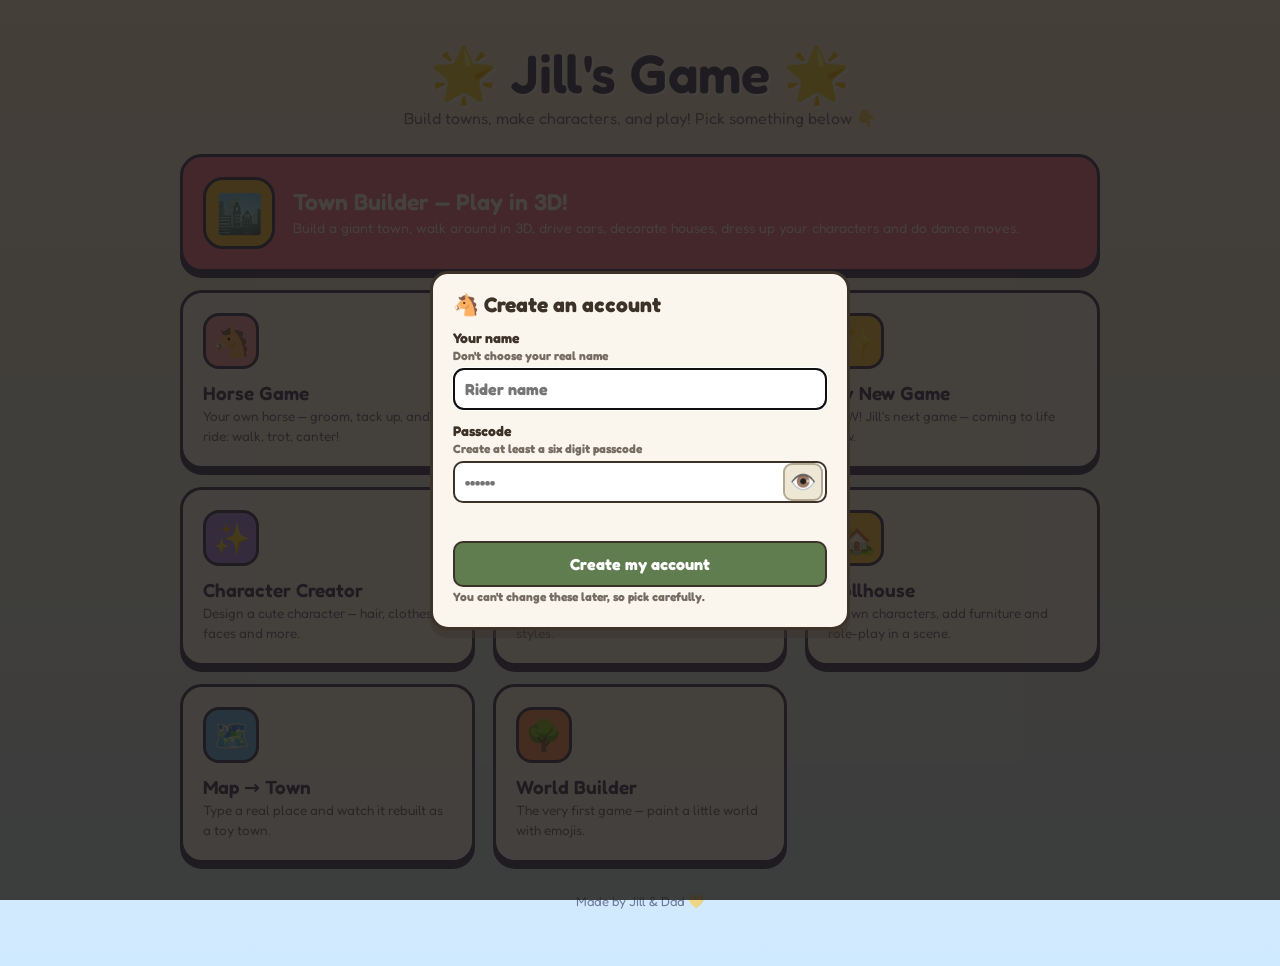
<file: game/index.html>
<!DOCTYPE html>
<html lang="en">
<head>
<meta charset="UTF-8">
<meta name="viewport" content="width=device-width, initial-scale=1.0">
<title>Jill's Game 🌟</title>
<link rel="preconnect" href="https://fonts.googleapis.com">
<link rel="preconnect" href="https://fonts.gstatic.com" crossorigin>
<link rel="stylesheet" href="https://fonts.googleapis.com/css2?family=Fredoka:wght@400..600&display=swap">
<link rel="stylesheet" href="design-system.css">
<style>
  *{box-sizing:border-box;-webkit-tap-highlight-color:transparent;}
  body{margin:0;min-height:100vh;font-family:var(--font);color:var(--ink);
    background:linear-gradient(180deg,var(--sky-top),var(--sky-bot));display:flex;flex-direction:column;align-items:center;padding:34px 16px 44px;}
  h1{font-size:clamp(32px,6vw,54px);font-weight:600;margin:6px 0 2px;text-shadow:2px 2px 0 #fff;text-align:center;}
  .sub{opacity:.7;margin:0 0 26px;text-align:center;font-size:16px;}
  .grid{display:grid;grid-template-columns:repeat(auto-fill,minmax(240px,1fr));gap:18px;max-width:920px;width:100%;}
  a.card{display:block;text-decoration:none;color:inherit;background:var(--paper);
    border:var(--stroke) solid var(--ink);border-radius:var(--r-card);padding:20px;
    box-shadow:0 var(--lift) 0 var(--ink);transition:transform .1s,box-shadow .1s;}
  a.card:hover{transform:translateY(-3px);box-shadow:0 calc(var(--lift) + 3px) 0 var(--ink);}
  a.card:active{transform:translateY(2px);box-shadow:0 2px 0 var(--ink);}
  a.card .chip{width:56px;height:56px;border-radius:16px;border:var(--stroke) solid var(--ink);
    display:flex;align-items:center;justify-content:center;font-size:30px;margin-bottom:12px;}
  a.card b{font-size:19px;display:block;font-weight:600;}
  a.card span.desc{font-size:13.5px;opacity:.72;display:block;margin-top:3px;line-height:1.45;}
  a.card.big{grid-column:1/-1;display:flex;gap:18px;align-items:center;background:var(--accent);color:#fff;}
  a.card.big .chip{flex:none;width:72px;height:72px;border-radius:20px;background:var(--gold);font-size:38px;margin:0;}
  a.card.big b{font-size:23px;}
  a.card.big span.desc{opacity:.95;color:#fff;font-size:14px;}
  .c-lilac{background:var(--lilac);} .c-aqua{background:var(--accent2);}
  .c-gold{background:var(--gold);} .c-sky{background:#5db6ff;} .c-orange{background:#ff8c5a;}
  .foot{margin-top:30px;font-size:13px;opacity:.6;text-align:center;}
</style>
</head>
<body>
  <h1>🌟 Jill's Game 🌟</h1>
  <p class="sub">Build towns, make characters, and play! Pick something below 👇</p>
  <div class="grid">
    <a class="card big" href="jills-town-builder.html">
      <span class="chip">🏙️</span>
      <span><b>Town Builder — Play in 3D!</b>
      <span class="desc">Build a giant town, walk around in 3D, drive cars, decorate houses, dress up your characters and do dance moves.</span></span>
    </a>
    <a class="card" href="horse-game.html">
      <span class="chip" style="background:#ff9db3;">🐴</span><b>Horse Game</b>
      <span class="desc">Your own horse — groom, tack up, and ride: walk, trot, canter!</span>
    </a>
    <a class="card" href="horse-3d.html">
      <span class="chip" style="background:#3f7fae;">🌍</span><b>3D Ride</b>
      <span class="desc">NEW! Ride your horse around a big 3D paddock — trees, barn and all.</span>
    </a>
    <a class="card" href="new-game.html">
      <span class="chip c-gold">✨</span><b>My New Game</b>
      <span class="desc">NEW! Jill's next game — coming to life now.</span>
    </a>
    <a class="card" href="character-creator.html">
      <span class="chip c-lilac">✨</span><b>Character Creator</b>
      <span class="desc">Design a cute character — hair, clothes, faces and more.</span>
    </a>
    <a class="card" href="character-fullbody.html">
      <span class="chip c-aqua">🧍</span><b>Full-Body Creator</b>
      <span class="desc">Make a full-body character with lots of styles.</span>
    </a>
    <a class="card" href="dollhouse.html">
      <span class="chip c-gold">🏡</span><b>Dollhouse</b>
      <span class="desc">Spawn characters, add furniture and role-play in a scene.</span>
    </a>
    <a class="card" href="map-to-town.html">
      <span class="chip c-sky">🗺️</span><b>Map → Town</b>
      <span class="desc">Type a real place and watch it rebuilt as a toy town.</span>
    </a>
    <a class="card" href="jills-world-builder.html">
      <span class="chip c-orange">🌳</span><b>World Builder</b>
      <span class="desc">The very first game — paint a little world with emojis.</span>
    </a>
  </div>
  <p class="foot">Made by Jill &amp; Dad 💛</p>
  <!-- The account gate. This comes before anything else in the game. -->
  <script src="account.js"></script>
</body>
</html>
</file>
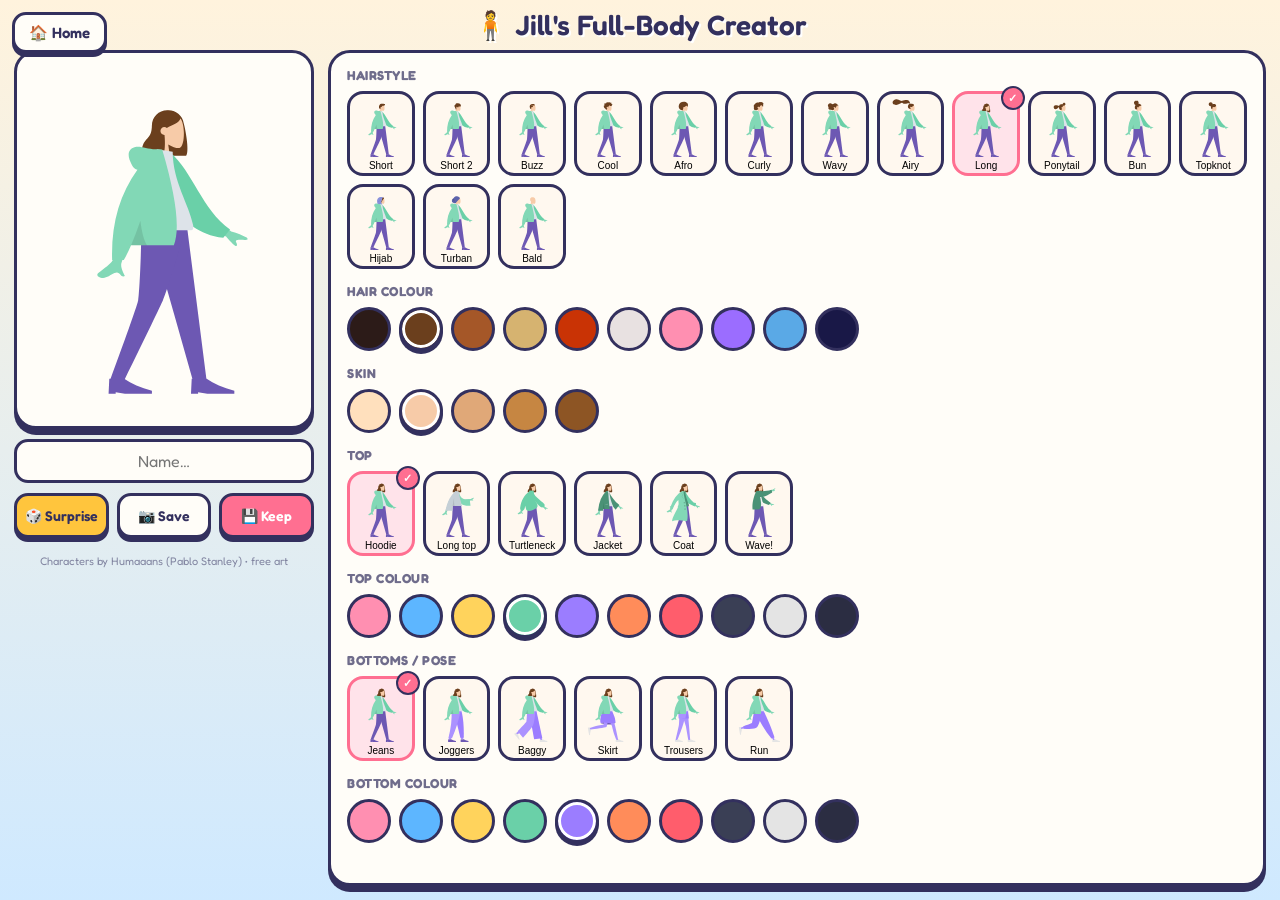
<file: game/character-fullbody.html>
<!DOCTYPE html>
<html lang="en"><head><meta charset="UTF-8"><meta name="viewport" content="width=device-width, initial-scale=1.0">
<title>Jill's Character Creator — Full Body</title>
<link rel="preconnect" href="https://fonts.googleapis.com">
<link rel="preconnect" href="https://fonts.gstatic.com" crossorigin>
<link rel="stylesheet" href="https://fonts.googleapis.com/css2?family=Fredoka:wght@400..600&display=swap">
<link rel="stylesheet" href="design-system.css">
<style>
*{box-sizing:border-box;-webkit-user-select:none;user-select:none;}
html,body{margin:0;height:100%;font-family:var(--font);color:var(--ink);}
body{background:linear-gradient(180deg,var(--sky-top),var(--sky-bot));display:flex;flex-direction:column;height:100vh;overflow:hidden;}
header{text-align:center;padding:8px;}header h1{margin:0;font-size:clamp(19px,3vw,28px);font-weight:600;text-shadow:2px 2px 0 #fff;}
#main{flex:1;display:flex;gap:14px;padding:0 14px 14px;min-height:0;}
#stageWrap{flex:0 0 300px;max-width:40vw;display:flex;flex-direction:column;align-items:center;gap:10px;}
#stage{background:var(--paper);border:var(--stroke) solid var(--ink);border-radius:var(--r-card);box-shadow:0 var(--lift) 0 var(--ink);padding:12px;width:100%;display:flex;align-items:center;justify-content:center;aspect-ratio:380/480;}
#stage svg{width:100%;height:100%;}
#nameRow{display:flex;gap:8px;width:100%;}#nameRow input{flex:1;font-family:inherit;font-size:16px;padding:9px 12px;border:var(--stroke) solid var(--ink);border-radius:var(--r-btn);text-align:center;color:var(--ink);background:var(--paper);outline:none;}
.actions{display:flex;gap:8px;width:100%;}
.btn{font-family:inherit;font-weight:600;color:var(--ink);border:var(--stroke) solid var(--ink);border-radius:var(--r-btn);cursor:pointer;padding:11px 6px;font-size:14px;background:var(--paper);box-shadow:0 4px 0 var(--ink);transition:transform .08s;flex:1;}
.btn:hover{transform:translateY(-2px);}.btn:active{transform:translateY(2px);box-shadow:0 1px 0 var(--ink);}.btn.big{background:var(--accent);color:#fff;}.btn.gold{background:var(--gold);}
#panel{flex:1;background:var(--paper);border:var(--stroke) solid var(--ink);border-radius:var(--r-card);box-shadow:0 var(--lift) 0 var(--ink);padding:14px 16px;overflow-y:auto;}
.cat{margin-bottom:14px;}.cat h3{margin:0 0 8px;font-size:13px;text-transform:uppercase;letter-spacing:.5px;opacity:.7;}
.grid{display:grid;grid-template-columns:repeat(auto-fill,minmax(64px,1fr));gap:8px;}
.tile{position:relative;border:var(--stroke) solid var(--ink);border-radius:var(--r-tile);background:var(--tile);cursor:pointer;padding:2px;text-align:center;transition:transform .08s;}
.tile:hover{transform:translateY(-2px);}
.tile.sel{border-color:var(--accent);background:var(--accent-soft);}.tile.sel:after{content:"\2713";position:absolute;top:-8px;right:-8px;width:20px;height:20px;border-radius:50%;background:var(--accent);color:#fff;font-size:11px;font-weight:700;display:flex;align-items:center;justify-content:center;border:2px solid var(--ink);}.tile svg{width:100%;height:64px;display:block;}.tile span{font-size:10px;display:block;}
.opts{display:flex;flex-wrap:wrap;gap:8px;}.sw{width:44px;height:44px;border-radius:50%;border:var(--stroke) solid var(--ink);cursor:pointer;padding:0;transition:transform .07s;}.sw:hover{transform:scale(1.08);}.sw.sel{box-shadow:0 0 0 3px #fff inset,0 3px 0 var(--ink);}
#flash{position:fixed;bottom:18px;left:50%;transform:translateX(-50%);background:var(--ink);color:#fff;padding:10px 18px;border-radius:20px;font-size:15px;font-weight:600;opacity:0;transition:opacity .3s;z-index:9;pointer-events:none;}
.credit{font-size:11px;opacity:.55;text-align:center;margin-top:6px;}
@media(max-width:760px){#main{flex-direction:column;}#stageWrap{flex:none;max-width:none;}}
</style></head><body>
<a class="ds-home" href="index.html">🏠 Home</a>
<header><h1>🧍 Jill's Full-Body Creator</h1></header>
<div id="main">
  <div id="stageWrap"><div id="stage"></div>
    <div id="nameRow"><input id="charName" type="text" placeholder="Name…" maxlength="20"></div>
    <div class="actions"><button class="btn gold" id="rnd">🎲 Surprise</button><button class="btn" id="png">📷 Save</button><button class="btn big" id="keep">💾 Keep</button></div>
    <div class="credit">Characters by Humaaans (Pablo Stanley) • free art</div>
  </div>
  <div id="panel"></div>
</div>
<div id="flash"></div>
<script>
(function(){
"use strict";
const PARTS={"head":{"Short":"<g id=\"Head/Front/Short-1\" stroke=\"none\" stroke-width=\"1\" fill=\"none\" fill-rule=\"evenodd\"><g id=\"Head\" transform=\"translate(54.000000, 31.000000)\" fill=\"#B28B67\"><path d=\"M8.26227388,34.4901268 C3.65436435,29.0813759 0.535634794,22.4528771 1.05677633,15.0254539 C2.55833022,-6.37502057 32.3485306,-1.66718886 38.1433414,9.13393292 C43.9381521,19.9350547 43.249578,47.3329958 35.7603014,49.2634576 C32.7735882,50.033323 26.4110012,48.1474609 19.935372,44.244306 L24,73 L0,73 L8.26227388,34.4901268 Z\"></path></g><path d=\"M81.5586899,41.7004095 C78.3018196,43.5222215 75.9840093,46.9359598 73.1939275,51.4137701 C72.5143905,51.14668 71.7743247,51 71,51 C67.6862915,51 65,53.6862915 65,57 C65,58.6822183 65.6922919,60.2027431 66.807515,61.292214 C65.4191964,63.2518162 63.8632894,65.2988831 62.0803863,67.4111902 C55.4270381,63.419452 50.4784394,51.7854049 56.8311103,40.554248 C62.2968954,18.0574265 93.2683534,32.0209586 99.2270045,28.2267775 C100.529452,36.3904854 96.3284471,42.9730591 81.5586899,41.7004095 Z\" id=\"Hair\" fill=\"#191847\"></path></g>","Short2":"<g id=\"Head/Front/Short-2\" stroke=\"none\" stroke-width=\"1\" fill=\"none\" fill-rule=\"evenodd\"><g id=\"Head\" transform=\"translate(54.000000, 31.000000)\" fill=\"#B28B67\"><path d=\"M8.26227388,34.4901268 C3.65436435,29.0813759 0.535634794,22.4528771 1.05677633,15.0254539 C2.55833022,-6.37502057 32.3485306,-1.66718886 38.1433414,9.13393292 C43.9381521,19.9350547 43.249578,47.3329958 35.7603014,49.2634576 C32.7735882,50.033323 26.4110012,48.1474609 19.935372,44.244306 L24,73 L0,73 L8.26227388,34.4901268 Z\"></path></g><path d=\"M60.4181384,70.3075201 C57.4059021,56.9064588 48.8245327,47.7714043 50.1351137,41.781703 C51.0088343,37.7885688 53.3375617,35.3053788 57.1212959,34.3321331 C59.0782074,26.4155009 65.3896485,23.0482486 76.0556193,24.2303763 C92.0545754,26.0035679 101.819448,32.6477587 97.6024819,47.2678779 C93.7260987,47.2678779 89.0464758,45.8659867 82.57553,48.2678779 C80.5223249,49.0299883 79.0538125,51.3933595 78.1699927,55.3579915 L75.2457978,55.3579915 C72.4077436,50.6530572 69.6094038,48.9241222 66.8507787,50.1711866 C64.0921535,51.418251 63.4650732,54.4473753 64.9695377,59.2585597 L63.529076,70.3075201 L60.4181384,70.3075201 Z\" id=\"Hair\" fill=\"#191847\"></path></g>","Caesar":"<g id=\"Head/Front/Caesar\" stroke=\"none\" stroke-width=\"1\" fill=\"none\" fill-rule=\"evenodd\"><g id=\"Head\" transform=\"translate(54.000000, 31.000000)\" fill=\"#B28B67\"><path d=\"M8.26227388,34.4901268 C3.65436435,29.0813759 0.535634794,22.4528771 1.05677633,15.0254539 C2.55833022,-6.37502057 32.3485306,-1.66718886 38.1433414,9.13393292 C43.9381521,19.9350547 43.249578,47.3329958 35.7603014,49.2634576 C32.7735882,50.033323 26.4110012,48.1474609 19.935372,44.244306 L24,73 L0,73 L8.26227388,34.4901268 Z\"></path></g><path d=\"M69.729818,53.8670262 C68.9449555,53.3276287 68.0072604,53 67,53 C64.2385763,53 62,55.4624339 62,58 C62,60.6398741 63.246606,62.6810346 65.026826,63.5469713 C64.0760216,65.4058954 63.1199761,66.7549721 62,67 C57.6781395,66.5628085 52,55.8205201 52,47 C52,37.3455086 59.6819829,29 74,29 C86.8690713,29 91.7485692,34.3062174 92,39 C86.4853531,40.5156046 76.8492499,41.0992165 63,41 L63,42 L75,43 L77,49 C73.8180725,48.7624609 71.5442799,50.9449742 69.729818,53.8670262 Z\" id=\"Combined-Shape\" fill=\"#191847\"></path></g>","Rad":"<g id=\"Head/Front/Rad\" stroke=\"none\" stroke-width=\"1\" fill=\"none\" fill-rule=\"evenodd\"><g id=\"Head\" transform=\"translate(54.000000, 31.000000)\" fill=\"#B28B67\"><path d=\"M8.26227388,34.4901268 C3.65436435,29.0813759 0.535634794,22.4528771 1.05677633,15.0254539 C2.55833022,-6.37502057 32.3485306,-1.66718886 38.1433414,9.13393292 C43.9381521,19.9350547 43.249578,47.3329958 35.7603014,49.2634576 C32.7735882,50.033323 26.4110012,48.1474609 19.935372,44.244306 L24,73 L0,73 L8.26227388,34.4901268 Z\"></path></g><path d=\"M95.4066181,38.9017011 C96.181796,38.1335173 96.604637,37.0370644 96.970412,35.9959366 C97.3502694,34.9144095 97.7193579,33.8217377 97.9715531,32.6960301 C98.4754831,30.446804 98.4802693,27.8601542 96.8757008,26.1136308 C95.5888613,24.7130885 93.6580039,24.0849092 91.8759783,23.9483875 C90.6887283,23.8573398 89.4693557,24.0236137 88.3312561,24.397755 C87.2020846,24.7689112 86.2287403,25.5086363 85.1340846,25.9677555 C85.0922975,23.5438969 84.6770959,21.0076965 83.4474146,18.9380781 C82.2641224,16.9467707 80.3775371,15.8293221 78.2290003,15.5336907 C76.0237656,15.230298 73.8461434,15.7463343 71.8719342,16.8139306 C71.3776685,17.0813024 70.888005,17.3614108 70.4194191,17.6784359 C70.027044,17.943917 69.6191137,18.2636287 69.1587196,18.3715924 C68.6454933,18.4920937 68.3910891,18.1956663 68.0575289,17.8212265 C67.6664423,17.3822075 67.2258372,16.9955285 66.7595523,16.6527315 C64.6978111,15.1372602 61.9926962,14.5141557 59.6041137,15.4225429 C58.5035673,15.8410637 57.4333948,16.5518327 56.6867499,17.531267 C56.0211941,18.4043297 55.5464414,19.7892496 54.627862,20.3975277 C54.2380641,20.6557449 53.9627664,20.3136445 53.6078524,20.0608006 C53.074745,19.6808879 52.5663049,19.2616705 52.0267546,18.8921065 C51.2688806,18.3728859 50.448326,17.9845153 49.5696008,17.7812252 C48.2832216,17.4836038 46.505522,17.5533573 46.1377221,19.2381872 C45.9996591,19.8710433 46.1055074,20.5478808 46.1501478,21.1855131 C46.2113557,22.0610635 46.2752329,22.9363153 46.3512596,23.8105721 C46.40897,24.4743744 46.4819593,25.1154894 46.6072285,25.767351 C46.674051,26.1148248 46.8831704,26.7626067 46.7341544,27.110578 C46.5479534,27.5455173 45.6885571,27.2982457 45.3214015,27.3133706 C44.5962024,27.3433218 43.8679659,27.47049 43.1974398,27.7803507 C42.6777706,28.0205574 42.1314092,28.3738025 41.9120731,28.9694434 C41.7772315,29.3353257 41.8127597,29.7111587 41.8764528,30.0875886 C41.9528477,30.5393443 41.8654998,30.778954 41.8084337,31.2347894 C40.8344451,30.7551721 37.4592643,29.6895659 37.0345824,31.4350943 C36.8932059,32.0163069 37.2151688,32.6730443 37.460829,33.1632092 C37.8916777,34.0229382 38.4565395,34.8087345 39.0340112,35.5581116 C40.2385651,37.1214452 41.6766296,38.4698465 43.2238559,39.6230176 C41.4110883,40.428914 40.9379003,42.8060049 42.5074008,44.2222691 C43.2003852,44.8475627 44.1321265,44.9867711 45.0062496,44.9467698 C45.3261876,44.9321425 45.7874102,44.8091535 46.0391451,44.8648767 C46.174631,44.8948279 46.3196892,45.0096574 46.5073629,45.0224936 C47.741002,45.1069739 49.1335978,44.8097505 50.3395323,44.5360104 C52.4883453,44.0482337 54.522658,43.0301912 56.1839244,41.4796939 C56.6100789,41.0819697 56.9621396,40.8530072 57.5357455,40.858878 C58.038387,40.8639528 58.5315481,41.0017682 59.0337294,41.0145049 C60.3624479,41.0484363 61.5604668,40.3988633 62.7942901,39.9665112 C62.8698566,41.6333306 63.3445173,43.4691107 64.0263646,44.9686611 C64.5823904,46.1914862 65.7435005,46.3692033 66.8844533,46.4764704 C70.5329989,46.819765 74.1944304,46.4366682 77.8475782,46.441743 C74.3112318,47.241072 70.6569795,47.5705353 67.1520195,48.5111623 C65.5677002,48.9362505 66.7775005,50.0040458 67.4549298,50.7442685 C68.570387,51.9632129 69.3997776,53.4735099 69.9750402,55.0646055 C71.70497,52.8096081 74.7626979,51.3237895 77.4716786,52.016548 C80.464885,52.781846 82.5725552,56.8296371 80.6585414,59.7396803 C79.5473181,61.428988 77.540618,62.0811481 75.8708838,62.8069425 C77.1734624,64.1612146 77.4885222,66.161378 78.2725362,67.846208 C78.6592047,68.6770803 79.2019765,69.6165133 80.0667112,69.9060748 C80.3866493,70.0132424 80.7618126,70.0223969 81.0141918,70.2832012 C81.3268585,70.6060971 81.4013205,70.9671037 81.8005988,71.244625 C83.3938461,72.3523221 85.8825703,72.2669462 87.294771,70.8214274 C88.571854,69.5141219 88.2395823,67.4453991 87.1729994,66.1199836 C88.8708064,65.4122993 91.9639705,64.502121 91.2892105,61.8570614 C94.96813,61.612775 103.90044,55.6462162 98.9627536,51.2862759 C101.672563,49.7547841 104.162115,46.011978 102.421509,42.7126686 C101.081193,40.1720899 97.9640977,39.0364317 95.4066181,38.9017011\" id=\"hair\" fill=\"#191847\" transform=\"translate(70.000000, 43.500000) scale(-1, 1) translate(-70.000000, -43.500000) \"></path></g>","Afro":"<g id=\"Head/Front/Afro\" stroke=\"none\" stroke-width=\"1\" fill=\"none\" fill-rule=\"evenodd\"><path d=\"M61,77.7068588 C72.4289379,77.7068588 76.5854974,64.0240838 83.0786187,56.5153483 C87.7243138,51.143002 95.6530795,52.7449442 98,45.2237762 C103.901542,26.3111237 88.1061086,13 67.5,13 C46.8938914,13 33,24.6742524 30,42.2237762 C27,59.7733 40.3938914,77.7068588 61,77.7068588 Z\" id=\"Hair-Back\" fill=\"#191847\"></path><g id=\"Head\" transform=\"translate(54.000000, 31.000000)\" fill=\"#B28B67\"><path d=\"M8.26227388,34.4901268 C3.65436435,29.0813759 0.535634794,22.4528771 1.05677633,15.0254539 C2.55833022,-6.37502057 32.3485306,-1.66718886 38.1433414,9.13393292 C43.9381521,19.9350547 43.249578,47.3329958 35.7603014,49.2634576 C32.7735882,50.033323 26.4110012,48.1474609 19.935372,44.244306 L24,73 L0,73 L8.26227388,34.4901268 Z\"></path></g><path d=\"M72.379769,51.7233675 C71.5077737,51.2620302 70.5086201,51 69.4466684,51 C66.0464589,51 63.2900445,53.6862915 63.2900445,57 C63.2900445,58.3524891 63.749225,59.6004592 64.5239446,60.6039231 C63.0651901,63.0083834 62.0695832,65.5346814 61.7432388,68.1317726 C56.6870351,68.1317726 38.2335803,49 56.6167901,31 C75,13 101.566014,38.6959598 93.5831606,40.1945268 C88.9934286,41.0561261 79.7498479,45.4379083 72.3797716,51.7233656 Z\" id=\"Hair\" fill=\"#191847\"></path></g>","Curly":"<g id=\"Head/Front/Curly\" stroke=\"none\" stroke-width=\"1\" fill=\"none\" fill-rule=\"evenodd\"><g id=\"Head\" transform=\"translate(54.000000, 31.000000)\" fill=\"#B28B67\"><path d=\"M8.26227388,34.4901268 C3.65436435,29.0813759 0.535634794,22.4528771 1.05677633,15.0254539 C2.55833022,-6.37502057 32.3485306,-1.66718886 38.1433414,9.13393292 C43.9381521,19.9350547 43.249578,47.3329958 35.7603014,49.2634576 C32.7735882,50.033323 26.4110012,48.1474609 19.935372,44.244306 L24,73 L0,73 L8.26227388,34.4901268 Z\"></path></g><path d=\"M102.7757,25.1604378 C102.27871,23.413499 100.941932,21.9177553 99.1403997,21.4740102 C98.7035309,21.3663739 98.2523568,21.3228991 97.8028308,21.3410245 C97.6415842,21.3474604 97.5963613,21.3939561 97.5210118,21.2811974 C97.4651095,21.197597 97.463857,20.9933574 97.44085,20.8951122 C97.3692581,20.5896064 97.2797352,20.2879096 97.169249,19.9940277 C96.7923038,18.9916772 96.1588538,18.1045809 95.3952068,17.3573001 C93.9668625,15.9592762 92.0369134,14.9944243 90.0318126,14.8198684 C88.9343996,14.7243814 87.8449632,14.9026807 86.8074738,15.2596732 C86.2703367,15.444474 85.7494825,15.6745884 85.2422083,15.9290015 C85.0894658,16.0055749 84.5939258,16.3806273 84.4406558,16.3563287 C84.2713667,16.3295345 83.9311403,15.9088402 83.793494,15.8032397 C82.0920984,14.4978789 79.9910802,13.9846529 77.8718674,14.0003485 C75.4798671,14.0180142 73.1765325,14.1375371 71.1815838,15.5957165 C70.7592838,15.9044402 70.3570902,16.2424535 69.974146,16.5983297 C69.7724889,16.7856917 69.5771603,16.9800806 69.3908631,17.1825471 C69.2784651,17.3046969 69.1690337,17.4296049 69.0636894,17.5578621 C68.8849074,17.7755645 68.9135837,17.8470813 68.6633416,17.6951821 C67.7032454,17.1118841 66.5906702,16.8390829 65.4700524,16.976797 C64.80463,17.0586242 64.1572045,17.2583982 63.5424765,17.5213485 C63.3331724,17.6108594 62.8487074,17.9679176 62.6256255,17.9713982 C62.4043234,17.9748132 61.9266485,17.6438267 61.6986882,17.5597009 C60.4674524,17.1051856 59.1403652,16.9931493 57.8462393,17.2031681 C56.5113072,17.4198854 55.1999755,17.9524847 54.068942,18.6884699 C53.524949,19.0425073 53.0503065,19.4347656 52.6690763,19.9611918 C52.5044676,20.1884823 52.3556804,20.4289072 52.1691195,20.6396484 C52.0598858,20.7630459 51.8435939,20.8896614 51.7849887,21.0458292 C51.8200595,20.9523124 50.3250675,20.3759756 50.1839932,20.3391337 C49.43241,20.1428403 48.6671149,20.1826375 47.9311554,20.4248355 C46.5472429,20.8802703 45.3570768,21.9016 44.3789178,22.9487388 C43.8765219,23.4865919 43.4368843,24.0811198 43.0636966,24.7145254 C42.8848487,25.0179297 42.7212948,25.3300027 42.5716506,25.6487085 C42.4991357,25.8031032 42.4510782,25.9962443 42.3555564,26.1353375 C42.232413,26.3145561 42.1496802,26.3179711 41.9266642,26.3961207 C40.7940485,26.7929104 39.7615692,27.4645372 38.9753108,28.3720574 C38.1800209,29.2902166 37.663979,30.42089 37.4476212,31.6115877 C37.4348981,31.6817253 37.427317,31.9723892 37.3862473,32.0103476 C37.3299494,32.0626224 37.1021869,32.0395059 37.0160261,32.0496194 C36.7176606,32.0846225 36.4214046,32.1367003 36.1291039,32.2059185 C35.5902528,32.3334534 35.0657729,32.5211438 34.5696396,32.7666254 C32.6356033,33.723531 31.2525478,35.5174909 30.5756549,37.5361144 C29.8654051,39.6545592 29.8779963,42.0815964 30.7268813,44.1605068 C30.8640002,44.4962873 31.0271586,44.8222171 31.2187955,45.1305467 C31.3364672,45.3198132 31.3744386,45.3202729 31.2980344,45.5188648 C31.2128624,45.7397851 31.0572852,45.9544667 30.9561599,46.1703303 C30.6262175,46.874793 30.3955544,47.6219424 30.2498656,48.3850501 C30.0108303,49.6368226 29.8923675,50.9522969 30.1281725,52.2135918 C30.2376699,52.799254 30.4284498,53.3717818 30.7194979,53.8934139 C30.8678896,54.1593852 31.0415297,54.411631 31.2375834,54.6449634 C31.3393678,54.7661281 31.4474808,54.881842 31.5605381,54.9926962 C31.6252081,55.0560039 31.7099845,55.111431 31.7649639,55.1821597 C31.8991823,55.3546142 31.9273971,55.2128285 31.8581785,55.4660594 C31.7614041,55.8200967 31.5420138,56.1694057 31.4076636,56.5139206 C31.2692262,56.868943 31.1441052,57.2288251 31.0296636,57.5922535 C30.7978799,58.3281731 30.6018921,59.077424 30.479342,59.8395467 C30.2439984,61.3027828 30.2853319,62.8618999 30.9774529,64.204825 C31.2733793,64.7792573 31.6979207,65.2831579 32.2128419,65.6751536 C32.4648638,65.8669157 32.7378492,66.0322119 33.0242168,66.1679557 C33.171356,66.2378307 33.3592353,66.2677771 33.4263445,66.4100881 C33.4985956,66.5631037 33.3913396,66.8669677 33.3668823,67.038043 C33.1540843,68.5263001 33.0473557,70.0888978 33.489762,71.5473398 C33.8972294,72.890659 34.7943696,74.0766939 35.9591555,74.8619331 C38.2187834,76.3851933 41.2646697,76.2992944 43.6389369,75.0798325 C44.257818,74.7619147 44.8368159,74.3672265 45.3533193,73.9016782 C46.6685404,75.6721932 49.3749915,75.6161751 51.2972276,75.1116834 C53.6920627,74.4832031 55.6137056,72.8179602 56.7208751,70.6300344 C58.2347869,72.4729856 61.411991,71.8750427 62.4618079,69.8757268 C62.718774,69.3864053 62.871187,68.8471075 62.9462069,68.3013738 C62.9856945,68.0143875 62.9605121,67.7249057 62.9901773,67.4402179 C63.0280168,67.0774462 63.2703482,66.7249193 63.4096426,66.3739686 C63.6809139,65.6909806 63.8493461,64.9854671 63.8565976,64.2487595 C63.8603552,63.8641191 63.8116384,63.4892637 63.7750514,63.1077099 C63.742156,62.7642457 63.8374141,62.4442264 63.8915365,62.105228 C63.277336,62.2063627 62.5290489,62.0407382 61.9503806,61.8626359 C61.3825236,61.6878829 60.8506603,61.2275884 60.4498511,60.8072225 C59.5192222,59.831075 58.950706,58.5514576 58.5618947,57.2778821 C57.7083952,54.4826224 58.0582462,51.1289544 60.8697779,49.5948583 C62.1795274,48.8802164 66.1033718,48.8825605 67.6633416,49.2357609 C69.3035816,49.6071356 71.1630595,53.2263842 71.25456,53.5665648 C71.3111875,53.7771089 71.282709,54.0376951 71.4761258,54.1779703 C71.9011945,54.4864314 72.6022151,53.9511395 72.9157428,53.6869414 C73.4567694,53.2309812 73.8426801,52.624304 74.1769075,52.0093522 C74.9051541,50.669645 75.4922605,49.2329403 75.9069794,47.7662893 C76.2267038,46.6355502 76.4311297,45.4695452 76.8490129,44.367636 C77.2648524,43.2711776 77.9203865,42.2911555 78.9396153,41.6700305 C80.048367,40.9943321 81.3192882,40.638456 82.5364825,40.2138213 C83.7429973,39.7929956 84.9286806,39.2786532 85.8639241,38.385712 C86.0695366,38.189353 86.269282,37.9807133 86.4348135,37.7495481 C86.5654721,37.5670459 86.6946144,37.2176712 86.8937005,37.1019573 C87.203207,36.9219506 87.6549084,37.39006 87.9225541,37.560019 C89.2429831,38.3986494 90.3446151,39.5682663 91.2331195,40.8459792 C92.1166797,42.1167309 92.841683,43.3394764 93.430833,44.7584496 C93.8678337,45.8108422 94.1405685,47.158627 94.9091597,48.0210964 C95.2522867,48.4061965 97.8028308,48.6391716 98.6289725,48.3029602 C99.4551141,47.9667489 100.380997,47.0937432 100.658267,46.5466304 C100.942129,45.9866459 101.009964,45.371497 100.888666,44.7584496 C100.817338,44.3977794 100.671649,44.0608825 100.591949,43.7066481 C100.52484,43.4090887 100.463927,43.1278158 100.319095,42.8552117 C100.044594,42.3386363 99.5756205,41.9673273 99.0100708,41.8120789 C99.5986275,41.2694318 100.086323,40.6202648 100.42378,39.8945901 C100.774422,39.1406764 101.071601,38.2238307 101.155916,37.3963645 C101.224476,36.7242781 101.11867,36.0279587 100.750756,35.4503742 C100.36478,34.844485 99.6810307,34.4492057 99.0894416,34.0712638 C99.9931082,33.3642399 100.766512,32.5043974 101.402335,31.5524173 C102.638845,29.7011258 103.403678,27.3675397 102.7757,25.1604378 Z\" id=\"hair\" fill=\"#191847\"></path></g>","Wavy":"<g id=\"Head/Front/Wavy\" stroke=\"none\" stroke-width=\"1\" fill=\"none\" fill-rule=\"evenodd\"><g id=\"Head\" transform=\"translate(54.000000, 31.000000)\" fill=\"#B28B67\"><path d=\"M8.26227388,34.4901268 C3.65436435,29.0813759 0.535634794,22.4528771 1.05677633,15.0254539 C2.55833022,-6.37502057 32.3485306,-1.66718886 38.1433414,9.13393292 C43.9381521,19.9350547 43.249578,47.3329958 35.7603014,49.2634576 C32.7735882,50.033323 26.4110012,48.1474609 19.935372,44.244306 L24,73 L0,73 L8.26227388,34.4901268 Z\"></path></g><path d=\"M94.4090961,44.9836328 C94.1713645,43.583583 93.5903632,42.028843 93.1215639,40.7042644 C92.5171614,38.996708 91.602499,37.4571303 90.5959364,36.0061417 C88.7009022,33.2743581 86.427574,30.8074902 83.917599,28.760058 C79.3328188,25.0202318 73.4966155,22.8630853 67.7574266,23.5636213 C64.8597041,23.9172965 62.046753,25.0226169 59.6525443,26.8623756 C57.4894034,28.5246153 55.4087091,30.9715506 52.6076911,31.147366 C49.5599529,31.3385142 46.7662186,28.6484698 44.321953,26.9870819 C41.5660327,25.1141023 38.6342158,23.7493178 35.4132155,23.2188049 C30.0172962,22.3303577 24.9482191,24.1534208 21.2294392,28.5804946 C17.2721527,33.2915649 14.3955069,40.2003282 16.9942826,46.442458 C17.4773396,47.6028059 18.0987894,48.5810349 18.9906704,49.3917962 C19.8086285,50.1352639 21.0578819,50.926263 21.3895284,52.1142098 C21.7417865,53.3769463 20.6895063,55.005965 20.2814572,56.1453581 C19.6968915,57.7777841 19.2169339,59.4913033 19.3875614,61.2656423 C19.6679112,64.1795448 21.4990957,66.961245 23.4327187,68.8764749 C25.4004362,70.8254368 27.8222304,71.9430234 30.408918,72.4582035 C32.1361143,72.802168 33.9012795,72.9919533 35.6566813,72.8628175 C36.5281056,72.7987608 37.2970916,72.5566738 38.1413953,72.3641627 C38.9624528,72.1769329 39.4213338,72.3949985 40.1179464,72.8452701 C43.3539792,74.9373376 46.8334778,75.746736 50.5700799,75.4356517 C53.723666,75.1729507 57.3584495,74.4086987 59.9310344,72.2479746 C62.7879984,69.84823 62.7311226,66.5390835 62.0588411,63.0035235 C62.7711061,63.3565173 64.7416132,63.575094 63.5641132,62.1680594 C63.0976384,61.6107994 62.2162957,61.3840451 61.6177822,61.0562652 C60.9208597,60.6746502 60.2132439,60.181447 59.6720712,59.5589377 C57.4869238,57.0453901 59.6939227,51.9300465 62.4403895,51.0870864 C66.5208811,49.8347421 67.4344587,55.6054753 70.3473686,57.0982029 C72.0221834,57.9564958 73.7741757,56.7833706 75.0290082,55.5855427 C76.709867,53.980886 77.8554422,51.8550865 78.8444926,49.6918069 C79.6591961,47.9103126 80.4173338,46.1037748 81.2476898,44.3311394 C81.6354372,43.5033417 82.9778306,41.1632245 82.3036894,40.2272457 C85.2263628,39.6444311 88.4816125,40.8589547 90.9987164,42.4516859 C92.0390635,43.110142 92.8322255,43.8360622 93.387191,44.9984544 C93.5060568,45.2475263 93.7648651,45.9879274 94.0898476,46.0182522 C94.69487,46.0748129 94.4687615,45.335434 94.4090961,44.9836328\" id=\"hair\" fill=\"#191847\"></path></g>","Airy":"<g id=\"Head/Front/Airy\" stroke=\"none\" stroke-width=\"1\" fill=\"none\" fill-rule=\"evenodd\"><g id=\"Head\" transform=\"translate(54.000000, 31.000000)\" fill=\"#B28B67\"><path d=\"M8.26227388,34.4901268 C3.65436435,29.0813759 0.535634794,22.4528771 1.05677633,15.0254539 C2.55833022,-6.37502057 32.3485306,-1.66718886 38.1433414,9.13393292 C43.9381521,19.9350547 43.249578,47.3329958 35.7603014,49.2634576 C32.7735882,50.033323 26.4110012,48.1474609 19.935372,44.244306 L24,73 L0,73 L8.26227388,34.4901268 Z\"></path></g><path d=\"M78.46395,27.6852568 C75.3008195,27.1665378 66.7839511,26.8099042 65.2132884,26.8101344 C64.2095609,26.8101344 63.1218259,27.0394482 62.5273474,26.1178184 C62.0405177,25.3631089 62.2188613,24.0866873 62.0735698,23.2108742 C61.9048664,22.1934668 61.6652388,21.1891827 61.4228569,20.1874312 C60.7331241,17.3368945 59.6901472,14.6249591 58.2308058,12.0787928 C55.4925323,7.30188179 51.4810649,3.56010629 46.4167508,1.38277606 C40.824292,-1.02133542 34.4959652,-1.57182675 28.4804855,-1.08418951 C22.0431327,-0.562477519 16.2158664,1.56258942 10.137955,3.56240864 C4.34603603,5.46806184 -1.7203989,6.21816672 -7.77811175,5.28755777 C-13.8815008,4.35004179 -18.4931849,1.0420286 -23.6412768,-2.09768297 C-28.9114778,-5.31199061 -34.9343023,-7.4142643 -41.1646205,-6.93100152 C-46.9804104,-6.47974137 -52.3405866,-4.0783927 -57.1496651,-0.870531642 C-61.6491098,2.13080883 -65.3617312,5.74181098 -67.4577843,10.8240133 C-69.7126711,16.2909379 -69.7106053,22.291777 -66.0025745,27.1232537 C-60.627938,34.1265349 -50.6501101,35.9375616 -42.3489869,35.7575181 C-37.5474828,35.6536822 -32.8318224,34.7771784 -28.298637,33.1828026 C-22.2530892,31.0563543 -17.0287938,27.4522592 -11.3729852,24.5280473 C-8.71871903,23.1558481 -5.97516638,22.0288489 -3.09940537,21.2170411 C-0.308799399,20.4289475 2.43980288,20.0674789 4.96645123,21.7532579 C7.63930914,23.5366564 10.0344377,25.2885128 13.0922147,26.4049212 C16.0255874,27.4759733 19.132713,28.0750442 22.2579713,28.0508696 C28.338637,28.0039017 34.3327705,26.1092997 40.2385356,24.8402457 C45.0544999,23.8055706 50.2074119,22.7743491 55.1172534,23.7689633 C57.1660236,24.1840766 60.1586146,25.0410104 60.8986141,27.1702216 C48.4441749,29.4274433 43.5527072,44.8301494 47.0638027,56.1372093 C48.958789,62.2400423 60.3498117,69.3741897 64.7787912,66.1658382 C67.5846772,64.1332552 65.881216,61.4648419 64.7787912,59.7033156 C62.6675892,56.3299158 61.9452634,51.9966672 65.8518364,49.6480423 C69.2215424,47.6224367 72.7645562,52.4327123 72.8315785,52.4274169 C73.7577255,52.3544325 81.7604403,47.8285457 87.2741651,41.224129 C92.7134751,41.5465656 93.5386971,37.9600245 92.2398964,35.026908 C90.9410957,32.0937915 82.8343998,28.4024381 78.46395,27.6852568 Z\" id=\"hair\" fill=\"#191847\"></path></g>","Long":"<g id=\"Head/Front/Long\" stroke=\"none\" stroke-width=\"1\" fill=\"none\" fill-rule=\"evenodd\"><path d=\"M95.7620125,45.2901669 C99.2090333,57.9923169 103.701116,86.5437798 99.1172687,91.0224659 L70.1172687,91.0224659 C70.1143073,90.9710129 70.1114038,90.9196907 70.108558,90.8684989 C59.3599056,89.678999 51,80.5657798 51,69.5 L51,48.5 C51,36.6258779 60.6258779,27 72.5,27 L74.5,27 C85.2832975,27 94.2124503,34.9385375 95.7620125,45.2901669 Z\" id=\"Hair-Back\" fill=\"#191847\"></path><g id=\"Head\" transform=\"translate(54.000000, 31.000000)\" fill=\"#B28B67\"><path d=\"M8.26227388,34.4901268 C3.65436435,29.0813759 0.535634794,22.4528771 1.05677633,15.0254539 C2.55833022,-6.37502057 32.3485306,-1.66718886 38.1433414,9.13393292 C43.9381521,19.9350547 43.249578,47.3329958 35.7603014,49.2634576 C32.7735882,50.033323 26.4110012,48.1474609 19.935372,44.244306 L24,73 L0,73 L8.26227388,34.4901268 Z\"></path></g><path d=\"M68.7499646,61.874834 C69.855742,73.75284 69.4127345,87.3172649 66.1172687,90.5371269 L37.1172687,90.5371269 C35.5014749,62.4634848 51.1172687,73.3348557 51.1172687,46.9027926 C52.0908529,45.9515442 53.0108111,45.0100255 53.9211179,44.1980592 L53.888877,43.4207004 C58.9105508,33.1402335 65.2813979,28 73.0014183,28 C84.581449,28 88.2365853,33.3883223 91.3486809,37.9630857 C89.0215226,45.9481754 79.9904303,47.1321867 71.9657406,52.1095118 C71.0198539,51.3410043 69.8137154,50.8804131 68.5,50.8804131 C65.4624339,50.8804131 63,53.3428469 63,56.3804131 C63,59.4179792 65.4624339,61.8804131 68.5,61.8804131 C68.5837722,61.8804131 68.6671069,61.8785402 68.7499646,61.874834 Z\" id=\"Hair-Front\" fill=\"#191847\"></path></g>","Pony":"<g id=\"Head/Front/Pony\" stroke=\"none\" stroke-width=\"1\" fill=\"none\" fill-rule=\"evenodd\"><g id=\"Head\" transform=\"translate(54.000000, 31.000000)\" fill=\"#B28B67\"><path d=\"M8.26227388,34.4901268 C3.65436435,29.0813759 0.535634794,22.4528771 1.05677633,15.0254539 C2.55833022,-6.37502057 32.3485306,-1.66718886 38.1433414,9.13393292 C43.9381521,19.9350547 43.249578,47.3329958 35.7603014,49.2634576 C32.7735882,50.033323 26.4110012,48.1474609 19.935372,44.244306 L24,73 L0,73 L8.26227388,34.4901268 Z\"></path></g><path d=\"M70.5687217,63.9853286 C67.5926236,69.6979779 63.4765087,74 59.3643383,74 C51.5536227,74 46,63.5572795 46,52.3295687 C46,51.9350856 46.0078163,51.5432268 46.0232386,51.1542949 C37.7608945,56.8241057 31.3932077,68 20.4607455,68 C5.58722916,68 -0.31966425,38 20.4607455,38 C34.593003,38 41.5445762,40.0604811 47.5354741,43.1074469 C48.7170741,39.7763359 50.5188193,36.9756887 52.7219959,35.0199012 C53.2520171,34.4232542 54.0645989,33.8524026 55.1129199,33.3231942 C55.7538221,32.972543 56.4170423,32.6869516 57.098675,32.4720339 C60.7117049,31.1442871 65.9449543,30.2077896 71.790603,30.003655 C72.8821722,29.9655366 73.9542211,29.9543821 75.0000488,29.9684338 C75.0170696,24.4601029 79.4876784,20 85,20 C90.5228475,20 95,24.4771525 95,30 C95,35.3410915 90.8126832,39.7041827 85.5417481,39.9855753 C82.5265081,40.9159529 78.6524637,41.5990548 74.3561881,41.8871153 C74.7733127,43.4557543 75,45.2377873 75,47.2515622 C75,49.0297049 74.8037398,50.9155223 74.4423579,52.830311 C73.5105469,51.7227516 72.2646032,51 71,51 C67.4624339,51 65,53.9101491 65,57 C65,60.9215044 67.2638886,63.7584261 70.5687217,63.9853286 Z\" id=\"hair\" fill=\"#191847\"></path></g>","Chongo":"<g id=\"Head/Front/Chongo\" stroke=\"none\" stroke-width=\"1\" fill=\"none\" fill-rule=\"evenodd\"><g id=\"Head\" transform=\"translate(54.000000, 31.000000)\" fill=\"#B28B67\"><path d=\"M8.26227388,34.4901268 C3.65436435,29.0813759 0.535634794,22.4528771 1.05677633,15.0254539 C2.55833022,-6.37502057 32.3485306,-1.66718886 38.1433414,9.13393292 C43.9381521,19.9350547 43.249578,47.3329958 35.7603014,49.2634576 C32.7735882,50.033323 26.4110012,48.1474609 19.935372,44.244306 L24,73 L0,73 L8.26227388,34.4901268 Z\"></path></g><path d=\"M82.6634951,28.3699763 C79.3840534,27.3699763 74.6234565,27.0308443 72.6208149,27.2602642 C73.7600087,24.5308439 74.2120576,21.4899413 73.8435286,18.5290858 C73.4853344,15.6520661 72.1997702,13.2023672 71.0108165,10.6353788 C70.4627695,9.45216518 69.8416903,8.27540043 68.9156982,7.37037661 C67.972405,6.44834378 66.7783223,5.83972796 65.5262119,5.54936581 C64.2448581,5.2521517 62.9050174,5.27689939 61.6216732,5.54662502 C61.0539519,5.66592985 60.5445644,5.92549845 59.9877902,6.0697928 C59.4176191,6.21763405 59.141031,5.86076752 58.7271824,5.50212755 C57.7298424,4.63797369 56.2677456,4.21137833 55.0059895,4.0587004 C53.5903607,3.88748186 52.1214506,4.10102137 50.7713517,4.56639079 C49.457233,5.01942668 48.1947879,5.75508602 47.2446815,6.82681415 C46.8216464,7.30387223 46.4376536,7.8468704 46.188089,8.44637714 C46.0857368,8.69240304 46.0688185,8.83814839 45.8233112,8.9282719 C45.5962532,9.01170466 45.3306889,9.014123 45.0963584,9.0935252 C42.8305256,9.86094542 40.8932607,11.6116631 39.8384289,13.8595111 C39.2230147,15.1708968 38.9314987,17.4797836 39.0113441,20.0676663 C39.0911894,22.655549 41.4279109,29.4080735 43.613439,31.8710732 C45.5642539,34.0695065 48.4317213,35.5202692 51.1990566,36.1553256 C49.36223,38.2548487 48.1395162,40.8784262 47.2353419,43.5466625 C46.2532361,46.4450442 45.6454006,49.4566043 45.4209456,52.525076 C45.2077438,55.4404668 45.187993,58.5235291 45.8714634,61.3766879 C46.5108389,64.0448435 47.8781623,66.233684 50.1607604,67.6222954 C51.2063292,68.2583997 52.331284,68.7362639 53.4627459,69.1730163 C54.5778253,69.6034004 55.6962731,70.021854 56.8643276,70.2633656 C59.0749653,70.7202709 61.6221325,70.641836 63.3249903,68.8822511 C63.9387204,68.2479202 64.6136933,67.450835 65.0614552,66.675918 C65.2224473,66.3972445 65.3195173,66.2149822 65.1239229,65.9425963 C64.8895924,65.6163621 64.5105756,65.3663863 64.2095669,65.1111707 C62.493006,63.6560549 61.4304424,61.7134822 61.1625814,59.4049338 C60.8908162,57.0626093 61.5200101,54.03928 63.7973259,53.0170472 C66.6084499,51.7551569 69.7042766,53.2035819 72.2028323,54.5537417 C73.264707,50.805958 75.4450295,47.4314855 78.8633764,45.7123675 C82.6451998,43.8105035 86.9847925,43.5879355 90.871188,41.9561196 C91.8839153,41.5308947 92.9153983,41.0481938 93.6610301,40.1817828 C93.9726032,39.8196765 94.3381465,39.3499541 94.4625461,38.871042 C94.625988,38.2419509 94.220254,37.7145107 93.9068437,37.2240711 C92.2450186,34.623629 85.9429367,29.3699763 82.6634951,28.3699763 Z\" id=\"hair\" fill=\"#191847\"></path></g>","Top":"<g id=\"Head/Front/Top\" stroke=\"none\" stroke-width=\"1\" fill=\"none\" fill-rule=\"evenodd\"><g id=\"Head\" transform=\"translate(54.000000, 31.000000)\" fill=\"#B28B67\"><path d=\"M8.26227388,34.4901268 C3.65436435,29.0813759 0.535634794,22.4528771 1.05677633,15.0254539 C2.55833022,-6.37502057 32.3485306,-1.66718886 38.1433414,9.13393292 C43.9381521,19.9350547 43.249578,47.3329958 35.7603014,49.2634576 C32.7735882,50.033323 26.4110012,48.1474609 19.935372,44.244306 L24,73 L0,73 L8.26227388,34.4901268 Z\"></path></g><path d=\"M66.9985085,30.7865552 C79.0550637,26.609742 94.700908,31.4906831 92.6071441,41.2806601 C91.262667,47.5671373 83.9819788,50.7071224 76.8190787,54.0674377 C75.7647673,52.2369093 73.7539364,51 71.4466684,51 C68.0464589,51 65.2900445,53.6862915 65.2900445,57 C65.2900445,58.1936082 65.6476791,59.3058114 66.264215,60.240388 C63.8546189,62.336481 62.1544254,64.859497 61.7432388,68.1317726 C57.859479,68.1317726 51.5822399,56.7286072 53.6546048,45.9097779 C53.1112722,45.9693991 52.5592097,46 52,46 C43.7157288,46 37,39.2842712 37,31 C37,22.7157288 43.7157288,16 52,16 C60.2130054,16 66.8843391,22.6006809 66.9985123,30.7865539 Z\" id=\"Hair\" fill=\"#191847\"></path></g>","Hijab":"<g id=\"Head/Front/Hijab-1\" stroke=\"none\" stroke-width=\"1\" fill=\"none\" fill-rule=\"evenodd\"><g id=\"Head\" transform=\"translate(54.000000, 31.000000)\" fill=\"#B28B67\"><path d=\"M8.26227388,34.4901268 C3.65436435,29.0813759 0.535634794,22.4528771 1.05677633,15.0254539 C2.55833022,-6.37502057 32.3485306,-1.66718886 38.1433414,9.13393292 C43.9381521,19.9350547 43.249578,47.3329958 35.7603014,49.2634576 C32.7735882,50.033323 26.4110012,48.1474609 19.935372,44.244306 L24,73 L0,73 L8.26227388,34.4901268 Z\"></path></g><g id=\"Hijab\" transform=\"translate(36.000000, 28.000000)\"><path d=\"M50.7350002,5.01147183 C50.1852708,4.68336774 49.0351409,3.99129844 48.4524743,3.74047035 C48.3145899,3.68011316 47.3491609,2.99135428 47.3231986,3.00008224 C46.5922497,3.24668063 44.475629,4.157139 44.2939574,4.94386372 C44.2657992,5.00348239 44.2381578,5.05940846 44.2112267,5.10828502 C43.9113039,5.65351385 43.6361163,6.21230459 43.373587,6.77787628 C42.7975078,8.01939475 42.3002198,9.31697358 41.8252774,10.6043474 C40.9001924,13.1115541 40.0965233,15.677171 39.3576307,18.2486288 C38.6053695,20.8663449 37.9669033,23.5146088 37.2521648,26.1431341 C36.2236827,29.9254283 34.9073547,33.6149377 33.8859767,37.3956877 C33.2337544,39.8097738 32.8709924,42.2521922 33.0422662,44.7368405 C33.0439454,44.7667169 33.0449141,44.7961906 33.0476266,44.826537 C33.0486599,44.8389576 33.0502099,44.8512438 33.0513078,44.8636644 C33.0804347,45.2456133 33.1219615,45.6285021 33.177309,46.0125322 C33.2257461,46.3409049 33.2743124,46.670486 33.3261079,47 C34.2590719,45.1396022 34.9713564,43.0896733 35.7272342,41.1440101 C35.8011816,40.9535392 35.8717061,40.7616583 35.940616,40.5691733 C36.1843517,40.1746025 36.4328666,39.7828514 36.6841585,39.3925774 C38.2688928,36.9315618 39.8598917,34.4796098 41.3795265,31.9740815 C44.1128024,27.4677025 46.8205682,22.8660544 50.061078,18.727928 C51.0179377,17.5059467 51.9970785,16.302697 52.9419258,15.0707121 C53.4795781,14.3696557 54.0032806,13.6568501 54.5099977,12.9313553 C54.872243,12.4125789 56.4471311,10.6043474 55.8768295,9.51791803 C55.585039,8.96205474 52.1610544,5.8627163 50.7350002,5.01147183 Z\" id=\"Front\" fill=\"#2C2C2C\"></path><path d=\"M48.6260171,3.83116599 C49.1606177,4.01081921 48.9005286,2.8983607 48.3827244,2.5068843 C45.9838484,0.693257683 36.8126531,0.035129961 28.8316831,1.69188377 C23.4851811,2.80175357 17.2670643,5.56416284 12.9966544,9.11545816 C9.14699464,12.3169592 6.49948445,17.4491331 5.13642247,22.407675 C3.70525344,27.6142408 3.48849539,33.0422873 4.28584125,38.381368 C4.46101123,39.5541291 4.83740954,40.6717368 5.04712657,41.8196221 C5.28329677,43.1122936 5.40444175,44.3568809 5.8254551,45.6145396 C6.08327479,46.3844871 6.52139715,47.1392958 6.74137959,47.9136449 C6.99248728,48.7972339 6.8394274,49.6146653 6.65629515,50.5133931 C6.35787446,51.9781941 5.98785913,53.4399939 5.46202016,54.8389709 C4.67237336,56.9397371 3.71413697,58.9072548 3.11334736,61.0872499 C2.31396158,63.9879079 -1.02991389,73.427136 1.41378875,76 L47.9323913,76 C46.761016,72.8047679 43.2449088,69.0442856 42.533108,65.623838 C42.1138713,63.608903 41.9144197,59.2085647 41.8705285,59.0486397 C40.8222264,51.8223372 38.7753261,48.3714635 37.4933414,47.1190983 C36.2113566,45.8667332 34.5038477,45.4816245 34.4158679,44.3952949 C34.0522355,39.9023228 35.8388772,35.5973526 37.1489671,31.4041565 C38.710362,26.4065336 39.854626,21.2849322 41.464321,16.3042488 C42.1771089,14.098711 45.8502346,2.8983607 48.6260171,3.83116599 Z\" id=\"Turban\" fill=\"#8991DC\"></path><path d=\"M32.3160356,9 C30.5618427,14.565951 30.1845546,17.5370354 30.5618427,25.1421085 L29.7013199,25.1421085 C28.0937737,17.9652054 29.5245027,11.2089071 31.2344582,9 L32.3160356,9 Z M8.78209035,23.3643083 C12.0510625,31.2963757 13.5415304,35.9803784 22.6701438,42.3991504 L21.9652448,42.892726 C12.9031248,37.7568562 10.2641419,31.6306096 8.09450288,23.6947526 L8.78209035,23.3643083 Z M22.2134556,15.2923054 C23.6982144,26.5510679 24.1316878,32.9820818 31.8664459,45.2976376 L31.0435239,45.5492301 C23.0831253,34.8261446 21.8212801,26.0740972 21.4451908,15.3541394 L22.2134556,15.2923054 Z M13.6694535,48.7363176 L14.373523,47.8804331 C23.9808594,50.889665 22.9106953,57.1023672 35.0112076,63.394114 L34,64.0068145 C23.4044272,59.6340646 20.9275677,50.2553327 13.6694535,48.7363176 Z\" id=\"Shade\" fill-opacity=\"0.2\" fill=\"#000000\"></path></g></g>","Turban":"<g><defs><path d=\"M59.5761618,12.9456954 C59.3658913,11.6405875 59.7821901,11.0000348 54.5346912,7.32322248 C49.2871923,3.64641021 40.8148726,-0.690083867 32.2816409,1.19718054 C21.2074934,3.64641021 16.8090436,10.95123 12.5386337,14.5025253 C8.68897397,17.7040264 4.82639368,18.0773849 2.53730321,22.0499243 C0.248212735,26.0224636 -0.969669172,37.4512721 1.02080294,41.9950076 C3.76655586,48.2628548 9.18121558,49.9508389 13.133879,51.7566178 C19.9127597,54.8535575 29.4945554,51.5827766 29.7266676,51.0409656 C31.5221564,46.8498232 41.186894,35.0268608 47,30.0596268 C51.2746625,26.4069756 60.5630562,19.0711556 59.5761618,12.9456954 Z\" id=\"path-1\"></path></defs><g id=\"Head/Front/Turban-1\" stroke=\"none\" stroke-width=\"1\" fill=\"none\" fill-rule=\"evenodd\"><g id=\"Head\" transform=\"translate(54.000000, 31.000000)\" fill=\"#B28B67\"><path d=\"M8.26227388,34.4901268 C3.65436435,29.0813759 0.535634794,22.4528771 1.05677633,15.0254539 C2.55833022,-6.37502057 32.3485306,-1.66718886 38.1433414,9.13393292 C43.9381521,19.9350547 43.249578,47.3329958 35.7603014,49.2634576 C32.7735882,50.033323 26.4110012,48.1474609 19.935372,44.244306 L24,73 L0,73 L8.26227388,34.4901268 Z\"></path></g><g id=\"Turban\" transform=\"translate(31.000000, 23.000000)\"><mask id=\"mask-2\" fill=\"white\"><use xlink:href=\"#path-1\"></use></mask><use fill=\"#5C63AB\" xlink:href=\"#path-1\"></use><path d=\"M12.4570236,12 C14.25711,23.3796891 18.9826226,33.7873661 26.6335616,43.223031 C17.7122912,36.3009755 11.8344374,26.6221332 9,14.1865041 L12.4570236,12 Z M7.99840897,16.3421428 C10.9512397,28.5681061 18.6184367,40.1207252 31,51 C16.673342,42.3522376 7.67334197,31.1925804 4,17.5210284 L7.99840897,16.3421428 Z\" id=\"SHade\" fill-opacity=\"0.2\" fill=\"#000000\" mask=\"url(#mask-2)\"></path></g></g></g>","NoHair":"<g id=\"Head/Front/No-Hair\" stroke=\"none\" stroke-width=\"1\" fill=\"none\" fill-rule=\"evenodd\"><g id=\"Head\" transform=\"translate(54.000000, 31.000000)\" fill=\"#B28B67\"><path d=\"M8.26227388,34.4901268 C3.65436435,29.0813759 0.535634794,22.4528771 1.05677633,15.0254539 C2.55833022,-6.37502057 32.3485306,-1.66718886 38.1433414,9.13393292 C43.9381521,19.9350547 43.249578,47.3329958 35.7603014,49.2634576 C32.7735882,50.033323 26.4110012,48.1474609 19.935372,44.244306 L24,73 L0,73 L8.26227388,34.4901268 Z\"></path></g></g>"},"torso":{"Hoodie":"<g id=\"Body/Hoodie\" stroke=\"none\" stroke-width=\"1\" fill=\"none\" fill-rule=\"evenodd\"><path d=\"M190.781205,92.2114854 L222.679476,115.635084 C231.330944,117.969562 238.558965,120.874047 244.363541,124.34854 C245.734683,125.597945 247.391836,128.128197 241.70538,127.690906 C236.018925,127.253615 230.01796,127.049392 229.233339,128.988954 C228.448719,130.928516 231.889854,133.24802 230.303794,135.864997 C229.246421,137.609648 224.250967,133.234999 215.31743,122.74105 L183.729774,109.642447 L190.781205,92.2114854 Z M68.3079281,93.0198914 L89.2053198,93.1020711 C76.3021447,134.755739 69.3363474,156.856914 68.3079281,159.405597 C65.9939846,165.140133 70.8906002,173.873732 72.9845874,178.567103 C66.1645409,181.61887 66.8912241,170.316929 58.2879189,174.319492 C50.4352209,177.972846 44.4616931,184.59248 35.3890352,178.994371 C34.2736052,178.306117 33.0512757,175.714714 36.0045784,173.68967 C43.3623323,168.644547 53.9653015,159.814672 55.3979297,156.908251 C57.3515741,152.944826 61.6549068,131.648706 68.3079281,93.0198914 Z\" id=\"Skin\" fill=\"#B28B67\"></path><path d=\"M122.731734,9.58031077 L131.216685,7.34914009 C165.5935,32.1628362 183.361709,84.0563407 224.996623,108.72736 L216.58973,121.240539 C147.889238,118.771641 125.383314,55.5469019 122.731734,9.58031077 Z\" id=\"Coat-Back\" fill=\"#E87613\" transform=\"translate(173.864178, 64.294840) rotate(5.000000) translate(-173.864178, -64.294840) \"></path><path d=\"M90,114 C124.671756,114 150.175573,114 166.511451,114 C170.007634,114 169.348845,108.951637 168.84345,106.404206 C163.010588,77.0037663 140.241304,45.3115155 140.241304,3.4607303 L118.1718,0 C99.917485,29.3584068 93.6048263,65.5045499 90,114 Z\" id=\"Shirt\" fill=\"#DDE3E9\"></path><path d=\"M90.6148413,28.8579585 C87.4095228,27.9365884 84.8712423,25.7876656 83,22.4111902 C74.933557,7.85607578 77.8467271,-0.157592785 86.4671964,-2.7917309 C95.0876658,-5.42586901 102.775319,-2.04281037e-14 116.510031,-7.10542736e-15 C117.257085,-6.21724894e-15 117.941303,0.0468325343 118.562683,0.140497603 L125.471587,0.534739944 C145.293986,67.7151944 150.760885,112.536948 141.872285,135 L81.6518141,135 C78.0838152,143.319871 74.6695413,150.319871 71.4089926,156 L55,156 C53.4556832,106.067091 65.327297,63.6864104 90.6148413,28.8579585 Z\" id=\"Coat-Front\" fill=\"#FF9B21\"></path><path d=\"M94.7652287,100.497634 C96.6591508,116.344024 99.7374079,127.844812 104,135 L81.6518141,135 C85.813785,125.295103 90.1849231,113.794314 94.7652283,100.497633 Z\" id=\"Shade\" fill-opacity=\"0.1\" fill=\"#000000\"></path></g>","LongSleeve":"<g id=\"Body/Long-Sleeve\" stroke=\"none\" stroke-width=\"1\" fill=\"none\" fill-rule=\"evenodd\"><path d=\"M192,65.3107899 L231.482876,59.9251648 C239.381053,55.5320264 246.646993,52.5579486 253.280695,51.0029313 C255.147488,50.9484265 258.117196,51.6270536 253.693154,55.3151968 C249.269111,59.00334 244.780296,63.0831966 245.568527,65.0514942 C246.356757,67.0197919 250.471061,66.2874533 251.152638,69.3148625 C251.607023,71.3331352 244.929759,71.6610844 231.120845,70.2987101 L199.083874,83 L192,65.3107899 Z M67.9697919,74.4496834 L89.8671837,74.5318631 C65.8560993,128.56567 53.3363474,156.856914 52.3079281,159.405597 C49.9939846,165.140133 54.8906002,173.873732 56.9845874,178.567103 C50.1645409,181.61887 50.8912241,170.316929 42.2879189,174.319492 C34.4352209,177.972846 28.4616931,184.59248 19.3890352,178.994371 C18.2736052,178.306117 17.0512757,175.714714 20.0045784,173.68967 C27.3623323,168.644547 37.9653015,159.814672 39.3979297,156.908251 C41.3515741,152.944826 50.8755281,125.458637 67.9697919,74.4496834 Z\" id=\"Skin\" fill=\"#997659\"></path><path d=\"M123.473568,9.66927317 L140.652814,9.31280705 C148.188654,47.0006412 173.203746,69.0336905 223.790464,56.4079457 L234.893349,104.819132 C187.489073,115.210412 143.760505,99.6935282 130.595778,48.4746485 C127.187846,35.2156986 124.201379,21.3681777 123.473568,9.66927317 Z\" id=\"Clothes-Back\" fill=\"#AFB9C5\" transform=\"translate(179.183459, 58.591470) rotate(5.000000) translate(-179.183459, -58.591470) \"></path><path d=\"M119.490817,0.0159395536 L145.467604,5.96527657 C145.467604,50.6444246 159.700025,79.150459 167,112 L96.8436541,112 C95.8553795,123.350899 95.2484887,135.017565 94.9322404,147 L42.4016357,147 C54.3053653,83.6639633 79.4301113,34.6639633 117.775873,0 L119.477154,0 L119.490817,0.0159395536 Z\" id=\"Clothes\" fill=\"#C5CFD6\"></path><path d=\"M107.912453,48.2592493 C106.104463,76.1005287 107.167794,97.3474456 111.102445,112 L96.8436541,112 C98.8014235,89.5139021 102.255877,68.2669888 107.91245,48.25926 Z\" id=\"Shade\" fill-opacity=\"0.1\" fill=\"#000000\"></path></g>","TurtleNeck":"<g id=\"Body/Turtle-Neck\" stroke=\"none\" stroke-width=\"1\" fill=\"none\" fill-rule=\"evenodd\"><path d=\"M199.493124,92.4603344 L227.821028,120.095357 C236.063404,123.611168 242.816857,127.493333 248.081387,131.741853 C249.265301,133.169925 250.554184,135.906184 244.983927,134.681747 C239.413671,133.45731 233.49953,132.419902 232.45261,134.23139 C231.405691,136.042878 234.490525,138.818722 232.555688,141.189494 C231.265796,142.770009 226.92779,137.742701 219.54167,126.10757 L190.084396,108.74029 L199.493124,92.4603344 Z M60.9697919,67.4496834 L82.8671837,67.5318631 C66.1894326,121.56567 57.3363474,149.856914 56.3079281,152.405597 C53.9939846,158.140133 58.8906002,166.873732 60.9845874,171.567103 C54.1645409,174.61887 54.8912241,163.316929 46.2879189,167.319492 C38.4352209,170.972846 32.4616931,177.59248 23.3890352,171.994371 C22.2736052,171.306117 21.0512757,168.714714 24.0045784,166.68967 C31.3623323,161.644547 41.9653015,152.814672 43.3979297,149.908251 C45.3515741,145.944826 51.2088615,118.458637 60.9697919,67.4496834 Z\" id=\"Skin\" fill=\"#B28B67\"></path><path d=\"M122.768272,9.7139848 L131.253224,7.48281413 C149.019938,54.2642227 221.602897,80.8616426 227.451896,98.4190631 C229.596879,104.857833 225.154909,108.596168 227.774893,110.385298 L217.29519,119.561394 C215.205566,117.515062 211.513381,121.915723 202.815928,119.824345 C194.118475,117.732967 127.737533,66.5128914 122.768272,9.7139848 Z\" id=\"Clothes-Back\" fill=\"#DB2721\" transform=\"translate(175.413267, 63.943241) rotate(5.000000) translate(-175.413267, -63.943241) \"></path><path d=\"M142.240708,11.7336597 C141.243756,75.4830742 178.095832,91.7445602 169.887262,117.318245 C163.108761,138.436573 98.2273311,161.138686 87,140.43774 C82.4553197,132.058262 80.3933796,121.923875 80.1594269,110.905608 C77.2899563,119.370535 75.0205237,126.657823 73.3511268,132.767479 C70.4711839,143.30749 59.3062598,144.982871 59.3062598,149.043262 L44.5966299,144.982871 C45.5943495,139.466662 38.6598745,136.780597 40.5191881,124.456905 C48.8500046,69.239525 71.2334081,29.2141817 107.669398,4.38087468 L108.046347,-1.0097438 C108.200449,-3.21350145 110.111872,-4.87507585 112.315629,-4.72097411 L139.249859,-2.83754931 C141.453616,-2.68344757 143.115191,-0.772024866 142.961089,1.43173278 L142.240708,11.7336597 Z\" id=\"Clothes-Front\" fill=\"#FF4133\"></path></g>","Jacket":"<g id=\"Body/Jacket\" stroke=\"none\" stroke-width=\"1\" fill=\"none\" fill-rule=\"evenodd\"><path d=\"M194.04441,89.1225115 L222.372314,116.757535 C230.61469,120.273345 237.368143,124.155511 242.632673,128.40403 C243.816587,129.832102 245.10547,132.568362 239.535214,131.343925 C233.964957,130.119488 228.050816,129.082079 227.003896,130.893567 C225.956977,132.705055 229.041811,135.480899 227.106974,137.851671 C225.817082,139.432186 221.479076,134.404878 214.092956,122.769747 L184.635682,105.402467 L194.04441,89.1225115 Z M68.3079281,93.0198914 L89.2053198,93.1020711 C76.3021447,134.755739 69.3363474,156.856914 68.3079281,159.405597 C65.9939846,165.140133 70.8906002,173.873732 72.9845874,178.567103 C66.1645409,181.61887 66.8912241,170.316929 58.2879189,174.319492 C50.4352209,177.972846 44.4616931,184.59248 35.3890352,178.994371 C34.2736052,178.306117 33.0512757,175.714714 36.0045784,173.68967 C43.3623323,168.644547 53.9653015,159.814672 55.3979297,156.908251 C57.3515741,152.944826 61.6549068,131.648706 68.3079281,93.0198914 Z\" id=\"Skin\" fill=\"#B28B67\"></path><path d=\"M122.01899,9.23199981 L130.503942,7.00082913 C148.576175,42.7520052 177.414525,74.1501034 217.01899,101.195124 L192.061793,137.56505 C151.33882,97.6857553 124.670571,55.1985909 122.01899,9.23199981 Z\" id=\"Coat-Back\" fill=\"#191847\" transform=\"translate(169.518990, 72.282940) rotate(5.000000) translate(-169.518990, -72.282940) \"></path><path d=\"M90,114 L167,114 C149.16087,70.6251468 140.241304,33.7787236 140.241304,3.4607303 L117.014208,0 C98.7598929,29.3584068 93.6048263,65.5045499 90,114 Z\" id=\"Shirt\" fill=\"#DDE3E9\"></path><path d=\"M116.522435,0.0164198669 C116.525484,0.0109456263 116.528534,0.00547233727 116.531583,-1.73374996e-14 L118.047752,-4.26343884e-14 C119.86198,0.0624731357 122.625282,0.175030894 126.337658,0.337673275 L131.950158,16.3768801 C132.543836,35.9324229 136.010826,75.3421183 142.351127,134.605966 L91.8760816,134.605966 C92.0084015,138.699076 92.2265759,142.83042 92.5306047,147 L55,147 C60.6139164,83.6639633 81.1152373,34.6639633 116.503963,1.42108547e-14 L116.522435,0.0164198605 Z\" id=\"Coat-Front\" fill=\"#2F3676\"></path><path d=\"M95.2102301,82.2331012 C96.6467433,107.747892 100.243333,125.336858 106,135 L91.889081,135 C91.27131,116.642855 92.3783599,99.0539088 95.2102289,82.2331082 Z\" id=\"Shade\" fill-opacity=\"0.1\" fill=\"#000000\"></path><polygon id=\"Light\" fill-opacity=\"0.2\" fill=\"#FFFFFF\" points=\"103.110899 104 128 92.4292718 128 104\"></polygon></g>","TrenchCoat":"<g id=\"Body/Trench-Coat\" stroke=\"none\" stroke-width=\"1\" fill=\"none\" fill-rule=\"evenodd\"><path d=\"M197.692975,90.2442388 L227.879596,115.83589 C236.347145,118.768177 243.354953,122.169788 248.90302,126.040723 C250.183668,127.382731 251.660283,130.022417 246.018183,129.189525 C240.376083,128.356632 234.403982,127.734299 233.485976,129.614404 C232.56797,131.49451 235.838922,134.048404 234.074175,136.548369 C232.897677,138.215012 228.219551,133.502554 220.039797,122.410996 L189.442799,107.140857 L197.692975,90.2442388 Z M54.3748075,70.4422362 L71.7206892,74.8517457 C48.5010655,113.888004 36.0840272,134.518222 34.4695742,136.742401 C30.8370549,141.746803 33.4753713,151.405575 34.3717289,156.466114 C27.0159775,157.777312 30.4552622,146.986888 21.1392043,148.78923 C12.6359386,150.434324 5.23841582,155.412199 -2.21044035,147.785504 C-3.12623345,146.847846 -3.68533756,144.037711 -0.329858103,142.787288 C8.0298649,139.672029 20.4540206,133.669529 22.5472206,131.196025 C25.4016727,127.82296 36.0108683,107.571697 54.3748075,70.4422362 Z\" id=\"Skin\" fill=\"#B28B67\" transform=\"translate(123.586250, 113.509597) rotate(-4.000000) translate(-123.586250, -113.509597) \"></path><path d=\"M203.320455,87.6779032 C207.424546,87.3832636 211.888791,88.063152 216.675075,89.6758318 C219.030261,90.4693828 220.296216,93.0219384 219.502665,95.3771242 C219.041777,96.7449968 217.987543,97.7454511 216.723241,98.1883982 C217.639067,98.8565328 218.563007,99.520979 219.495159,100.181671 L211.447983,116.609623 C177.58505,99.7255288 145.757134,86.9958405 131.253857,59.1215578 C126.386182,49.766228 128.033751,17.9882599 127.569134,6.42756866 L138.264162,2.04144427 C153.172616,32.858252 173.349023,62.4232387 203.320455,87.6779032 Z\" id=\"Back-Arm\" fill=\"#69A1AC\"></path><path d=\"M90,113.909745 C121.438326,117.363418 146.183737,117.363418 164.236234,113.909745 C166.472817,113.481858 166.374598,103.840401 165.337385,101.207228 C149.185283,60.2018743 138.560302,30.1840325 138.560302,1.70263734 C135.596594,3.25072994 130.409827,3.48273097 123,2.39864042 C103.086202,31.7496339 93.9325378,65.4265407 90,113.909745 Z\" id=\"Shirt\" fill=\"#191847\"></path><path d=\"M84.1585766,118.757813 C83.0909039,117.753244 82.5343141,116.247337 82.8078928,114.695795 L83.3288374,111.741372 C83.6818668,109.739242 85.3079057,108.281318 87.2277662,108.053234 C87.5633833,106.552966 87.8527505,105.062753 88.0917371,103.583451 C90.1105318,91.0873271 86.6613147,78.8344715 86.8233023,66.8021056 C70.7431982,80.5215474 56.3180804,104.211193 43.5479488,137.871041 L24.6611622,132.313477 C25.3818,129.636227 26.1282539,126.991859 26.9005241,124.380374 C24.7206054,123.141961 22.1733635,117.465977 24.0066041,116.516161 C25.8999362,115.53521 27.9056982,114.844785 30.0179817,114.438414 C47.3353888,62.2791261 75.6546193,24.1329883 114.975674,-4.19220214e-13 L120.377288,-4.12114787e-13 L126.348425,-1.0658141e-14 C123,44.2807404 169.249642,140.9549 153.190593,223.518112 C123.507857,230.146789 81.1319105,209.522766 39.8828129,226 C41.4176928,192.750911 72.1631413,153.690797 84.1585803,118.757804 Z\" id=\"Coat-Front\" fill=\"#89C5CC\"></path><polygon id=\"Shade-Lapel\" fill-opacity=\"0.1\" fill=\"#000000\" points=\"119.105759 1 113.946604 16.8654451 124.335997 28.7590435 114.946604 38.1055065 137.662251 77 109.883587 38.1832119 119.105759 28.7590435 109.883587 18.2484583\"></polygon><path d=\"M131,92 C128.790861,92 127,90.209139 127,88 C127,85.790861 128.790861,84 131,84 C133.209139,84 135,85.790861 135,88 C135,90.209139 133.209139,92 131,92 Z M136,115 C133.790861,115 132,113.209139 132,111 C132,108.790861 133.790861,107 136,107 C138.209139,107 140,108.790861 140,111 C140,113.209139 138.209139,115 136,115 Z M137,138 C134.790861,138 133,136.209139 133,134 C133,131.790861 134.790861,130 137,130 C139.209139,130 141,131.790861 141,134 C141,136.209139 139.209139,138 137,138 Z\" id=\"Buttons\" fill-opacity=\"0.4\" fill=\"#000000\"></path></g>","PointingUp":"<g id=\"Body/Pointing-Up\" stroke=\"none\" stroke-width=\"1\" fill=\"none\" fill-rule=\"evenodd\"><path d=\"M191.456243,2.34082269 L229.360019,-9.03759567 C236.431,-14.5420411 243.100557,-18.5666331 249.36869,-21.1113719 C251.191683,-21.4545034 254.209733,-21.2552209 250.438302,-16.9769837 C246.666871,-12.6987465 242.892301,-8.02906778 243.969107,-6.23518449 C245.045914,-4.44130119 248.969279,-5.79360164 250.104775,-2.95198204 C250.861773,-1.05756897 244.361683,0.299249329 230.604506,1.11847287 L201.133571,18.4625605 L191.456243,2.34082269 Z M188.106855,69.1681252 L220.005126,92.5917238 C228.656594,94.9262021 235.884616,97.8306872 241.689192,101.305179 C243.060333,102.554584 244.717486,105.084837 239.031031,104.647546 C233.344575,104.210255 227.34361,104.006032 226.55899,105.945594 C225.774369,107.885156 229.215504,110.204659 227.629445,112.821636 C226.572072,114.566288 221.576617,110.191639 212.64308,99.6976902 L181.055424,86.5990869 L188.106855,69.1681252 Z\" id=\"Skin\" fill=\"#B28B67\"></path><path d=\"M126.984936,15.649923 C152.146796,42.4399518 182.83581,59.9216266 224.690767,75.4277614 L215.396057,94.0136202 C172.211363,89.9419212 149.124049,86.6900124 131.024869,59.8586619 C126.482342,53.1245369 118.360034,29.953677 113.494175,17.9210142 L126.984936,15.649923 Z\" id=\"Coat-Back\" fill=\"#2026A2\" transform=\"translate(169.092471, 54.831772) rotate(15.000000) translate(-169.092471, -54.831772) \"></path><path d=\"M90,114 L167,114 C149.558211,60.8053811 140.648283,24.2959016 140.270216,4.47156148 C140.250941,3.46089747 138.384379,1.67996472 137.55857,1.91319372 C131.519523,3.61877223 125.057267,2.98104099 118.1718,0 C99.917485,29.3584068 93.6048263,65.5045499 90,114 Z\" id=\"Shirt\" fill=\"#F2F2F2\"></path><path d=\"M124.742502,0.0473953679 C146.814238,0.228130238 182.624,4.25865631 223.922675,-9 L228,11.3734803 C196.78685,31.4482286 165.18092,46.9990656 137.486251,44.790754 C149.512444,96.3770989 148.957979,138.605966 122.407472,138.605966 C109.728284,138.605966 96.0428359,138.605966 81.3511268,138.605966 C74.8304314,94.783947 91.9680949,34.0236152 107.855955,3.37659428 C108.462665,2.20627687 109.75441,-3.65929509e-13 112.797001,-3.65929509e-13 C115.448059,-3.65929509e-13 119.424647,-3.65929509e-13 124.726763,-3.65929509e-13 C124.73201,0.0157984696 124.737257,0.0315969258 124.742502,0.0473953679 Z\" id=\"Coat-Front\" fill=\"#1F28CF\"></path></g>"},"standing":{"SkinnyJeans":"<g id=\"Bottom/Standing/Skinny-Jeans\" stroke=\"none\" stroke-width=\"1\" fill=\"none\" fill-rule=\"evenodd\"><polygon id=\"Leg\" fill=\"#191847\" points=\"128 9.9475983e-14 164.254962 127.226909 190.706957 221 210 221 181.890974 9.9475983e-14\"></polygon><path d=\"M118.304342,0 C117.465768,65.5742244 114.606247,101.340188 113.725779,107.297892 C112.845311,113.255595 99.5321718,151.156298 73.7863613,221 L93.7726468,221 C126.549033,153.996902 144.845651,116.096199 148.662499,107.297892 C152.479348,98.4995844 164.258515,62.7336205 182,0 L118.304342,0 Z\" id=\"Leg\" fill=\"#2F3676\"></path><g id=\"Accessories/Shoe/Flat-Pointy\" transform=\"translate(72.000000, 199.000000)\" fill=\"#191847\"><path d=\"M0,40 L1,19 L22,19 C31.9576033,26 44.9576033,31.6666667 61,36 L61,40 L23,40 L10,38 L10,40 L0,40 Z\" id=\"Shoe\"></path></g><g id=\"Accessories/Shoe/Flat-Pointy\" transform=\"translate(188.000000, 199.000000)\" fill=\"#191847\"><path d=\"M0,40 L1,19 L22,19 C31.9576033,26 44.9576033,31.6666667 61,36 L61,40 L23,40 L10,38 L10,40 L0,40 Z\" id=\"Shoe\"></path></g></g>","SweatPants":"<g id=\"Bottom/Standing/Sweatpants\" stroke=\"none\" stroke-width=\"1\" fill=\"none\" fill-rule=\"evenodd\"><polygon id=\"Leg\" fill=\"#997659\" points=\"128 9.9475983e-14 164.630838 126.226909 181.860154 221 199.153197 221 181.890974 9.9475983e-14\"></polygon><path d=\"M111.537727,0 C114.093705,65.5742244 113.085665,101.340188 112.513606,107.297892 C111.941548,113.255595 108.69393,153.156298 86.5636874,223 L104.549973,223 C133.85784,155.996902 144.088936,116.096199 147.450326,107.297892 C150.811717,98.4995844 160.739403,62.7336205 175.233385,0 L111.537727,0 Z\" id=\"Leg\" fill=\"#B28B67\"></path><path d=\"M127.213639,1.13686838e-13 C136.741891,43.4350253 153.221683,112.768359 176.653017,208 L201.946059,208 C203.814239,110.253828 195.86709,45.9204947 182.104613,1.13686838e-13 L127.213639,1.13686838e-13 Z\" id=\"Pant\" fill=\"#69A1AC\"></path><path d=\"M111.409919,0 C113.913164,65.5742244 107.425844,130.177256 87.3305078,209.020958 L114.316793,209.020958 C143.678541,143.017859 164.723052,78.7336205 179.105577,0 L111.409919,0 Z\" id=\"Pant\" fill=\"#89C5CC\"></path><g id=\"Accessories/Shoe/Flat-Simple\" transform=\"translate(84.000000, 199.000000)\" fill=\"#191847\"><path d=\"M0,37 L0.99242267,21 C6.8029179,22.6994251 14.0806841,22.0327584 22.8257214,19 C32.2287535,25.660617 44.0659431,30.2086712 58.3372903,32.6441626 L58.3372863,32.6441862 C59.4261013,32.829999 60.1581292,33.8632891 59.9723163,34.9521041 C59.9602834,35.0226139 59.9444765,35.0924273 59.9249637,35.1612435 L58.5529375,40 L22.8257214,40 L1.98484534,40 L0,37 Z\" id=\"Shoe\"></path></g><g id=\"Accessories/Shoe/Flat-Simple\" transform=\"translate(178.000000, 199.000000)\" fill=\"#191847\"><path d=\"M0,37 L0.99242267,21 C6.8029179,22.6994251 14.0806841,22.0327584 22.8257214,19 C32.2287535,25.660617 44.0659431,30.2086712 58.3372903,32.6441626 L58.3372863,32.6441862 C59.4261013,32.829999 60.1581292,33.8632891 59.9723163,34.9521041 C59.9602834,35.0226139 59.9444765,35.0924273 59.9249637,35.1612435 L58.5529375,40 L22.8257214,40 L1.98484534,40 L0,37 Z\" id=\"Shoe\"></path></g></g>","BaggyPants":"<g id=\"Bottom/Standing/Baggy-Pants\" stroke=\"none\" stroke-width=\"1\" fill=\"none\" fill-rule=\"evenodd\"><polygon id=\"Leg\" fill=\"#997659\" points=\"134 0 183.081639 124.226909 216.000898 229.25029 229 229.25029 178.673688 5.090379e-13\"></polygon><path d=\"M124.116628,0 C123.593979,43.6541888 115.971833,102.427468 114.754071,105.148648 C113.942229,106.962768 85.9161573,130.032465 30.6758546,174.357739 L39.6290713,183.938736 C104.807511,145.935376 138.9048,124.399339 141.920937,119.330628 C146.445143,111.72756 161.1744,41.763137 173,0 L124.116628,0 Z\" id=\"Leg\" fill=\"#B28B67\"></path><g id=\"Accessories/Shoe/Flat-Sneaker\" transform=\"translate(51.500000, 189.000000) rotate(50.000000) translate(-51.500000, -189.000000) translate(21.000000, 169.000000)\" fill=\"#E4E4E4\"><path d=\"M2.67813181,25.4019242 C1.55937727,28.3884109 1,30.6229931 1,32.1056708 C1,33.908957 1.3004142,36.5404001 1.90124261,40 C3.99318117,40 22.7937852,40 58.3030548,40 C59.768738,35.1545073 58.9226607,32.5385816 55.7648228,32.1522232 C52.606985,31.7658647 49.9837155,31.4170139 47.8950143,31.1056708 L21.6799926,19.4188835 C21.1755635,19.1940064 20.584344,19.4206282 20.359467,19.9250573 C20.35562,19.9336867 20.3518954,19.9423702 20.3482945,19.9511052 L18.6632131,24.038695 C15.7398812,25.4026522 13.3643706,26.0846307 11.5366811,26.0846307 C10.0517269,26.0846307 8.00099246,25.4849054 5.38447792,24.2854549 L5.38448339,24.285443 C4.38038273,23.8251478 3.19325534,24.2659892 2.73296014,25.2700899 C2.71312074,25.3133681 2.69483298,25.3573409 2.67813181,25.4019242 Z\" id=\"shoe\"></path></g><g id=\"Accessories/Shoe/Flat-Sneaker\" transform=\"translate(208.000000, 199.000000)\" fill=\"#E4E4E4\"><path d=\"M2.67813181,25.4019242 C1.55937727,28.3884109 1,30.6229931 1,32.1056708 C1,33.908957 1.3004142,36.5404001 1.90124261,40 C3.99318117,40 22.7937852,40 58.3030548,40 C59.768738,35.1545073 58.9226607,32.5385816 55.7648228,32.1522232 C52.606985,31.7658647 49.9837155,31.4170139 47.8950143,31.1056708 L21.6799926,19.4188835 C21.1755635,19.1940064 20.584344,19.4206282 20.359467,19.9250573 C20.35562,19.9336867 20.3518954,19.9423702 20.3482945,19.9511052 L18.6632131,24.038695 C15.7398812,25.4026522 13.3643706,26.0846307 11.5366811,26.0846307 C10.0517269,26.0846307 8.00099246,25.4849054 5.38447792,24.2854549 L5.38448339,24.285443 C4.38038273,23.8251478 3.19325534,24.2659892 2.73296014,25.2700899 C2.71312074,25.3133681 2.69483298,25.3573409 2.67813181,25.4019242 Z\" id=\"shoe\"></path></g><polygon id=\"Pant\" fill=\"#69A1AC\" points=\"167 218.432889 228.804464 211.725327 183 2.84217094e-14 127.644073 2.84217094e-14\"></polygon><path d=\"M43.4599581,158.900479 L84,206.885961 C126.699953,160.249961 151.594137,129.819963 158.682552,115.595966 C165.770967,101.37197 172.143091,62.839981 177.798925,0 L115.478146,0 C112.388642,55.2838742 110.306102,84.2121259 109.230525,86.7847551 C108.154948,89.3573843 86.2314253,113.395959 43.4599581,158.900479 Z\" id=\"Pant\" fill=\"#89C5CC\"></path></g>","Skirt":"<g id=\"Bottom/Standing/Skirt\" stroke=\"none\" stroke-width=\"1\" fill=\"none\" fill-rule=\"evenodd\"><path d=\"M97.4078252,98.0880741 C121.397173,104.797924 142.094458,108.152849 159.499678,108.152849 C176.904899,108.152849 193.071673,102.986324 208,92.6532736 C184.524241,85.7662231 165.190908,82.3226979 150,82.3226979 C134.809092,82.3226979 117.278368,87.5778233 97.4078252,98.0880741 Z\" id=\"Skirt-Shadow\" fill=\"#1F28CF\"></path><path d=\"M180.266835,117.824327 C180.035521,117.476585 179.840175,117.098311 179.685231,116.688552 C176.478637,108.208488 125.116885,16.7255336 120,0 L177.826087,0 C181.716527,12.7166594 199.227018,92.5197596 201.69132,108.441654 C209.466648,133.556719 225.475271,214.895245 227.518903,220.530129 C229.66877,226.457932 217.572184,232.63317 214.348729,225.345671 C209.219667,213.750031 196.998649,181.665102 191.557135,162.074268 C186.455728,143.707903 182.301821,127.184501 180.266835,117.824327 Z\" id=\"Leg\" fill=\"#997659\"></path><path d=\"M132.957062,128.993595 C109.475313,134.928474 23.5840287,145.657684 17.6897926,147.340533 C11.6264626,149.07166 6.31008232,136.573779 13.8046857,133.866526 C25.7298651,129.558829 58.589132,119.605712 78.5118243,115.544042 C94.5364316,112.27708 109.159082,109.611243 118.976345,108.050159 C118.144649,80.4734403 114.342756,14.2935455 116.834687,1.42108547e-14 L168,1.42108547e-14 C165.610405,13.7065491 145.410112,113.717714 141.6556,123.728549 C140.464101,127.302484 136.908919,128.8819 132.957062,128.993595 Z\" id=\"Leg\" fill=\"#B28B67\"></path><g id=\"Accessories/Shoe/Flat-Sneaker\" transform=\"translate(24.500000, 157.000000) rotate(80.000000) translate(-24.500000, -157.000000) translate(-6.000000, 137.000000)\" fill=\"#E4E4E4\"><path d=\"M2.67813181,25.4019242 C1.55937727,28.3884109 1,30.6229931 1,32.1056708 C1,33.908957 1.3004142,36.5404001 1.90124261,40 C3.99318117,40 22.7937852,40 58.3030548,40 C59.768738,35.1545073 58.9226607,32.5385816 55.7648228,32.1522232 C52.606985,31.7658647 49.9837155,31.4170139 47.8950143,31.1056708 L21.6799926,19.4188835 C21.1755635,19.1940064 20.584344,19.4206282 20.359467,19.9250573 C20.35562,19.9336867 20.3518954,19.9423702 20.3482945,19.9511052 L18.6632131,24.038695 C15.7398812,25.4026522 13.3643706,26.0846307 11.5366811,26.0846307 C10.0517269,26.0846307 8.00099246,25.4849054 5.38447792,24.2854549 L5.38448339,24.285443 C4.38038273,23.8251478 3.19325534,24.2659892 2.73296014,25.2700899 C2.71312074,25.3133681 2.69483298,25.3573409 2.67813181,25.4019242 Z\" id=\"shoe\"></path></g><g id=\"Accessories/Shoe/Flat-Sneaker\" transform=\"translate(208.000000, 199.000000)\" fill=\"#E4E4E4\"><path d=\"M2.67813181,25.4019242 C1.55937727,28.3884109 1,30.6229931 1,32.1056708 C1,33.908957 1.3004142,36.5404001 1.90124261,40 C3.99318117,40 22.7937852,40 58.3030548,40 C59.768738,35.1545073 58.9226607,32.5385816 55.7648228,32.1522232 C52.606985,31.7658647 49.9837155,31.4170139 47.8950143,31.1056708 L21.6799926,19.4188835 C21.1755635,19.1940064 20.584344,19.4206282 20.359467,19.9250573 C20.35562,19.9336867 20.3518954,19.9423702 20.3482945,19.9511052 L18.6632131,24.038695 C15.7398812,25.4026522 13.3643706,26.0846307 11.5366811,26.0846307 C10.0517269,26.0846307 8.00099246,25.4849054 5.38447792,24.2854549 L5.38448339,24.285443 C4.38038273,23.8251478 3.19325534,24.2659892 2.73296014,25.2700899 C2.71312074,25.3133681 2.69483298,25.3573409 2.67813181,25.4019242 Z\" id=\"shoe\"></path></g><path d=\"M117,3.55271368e-15 C139.546839,-6.45073907 160.880173,-6.45073907 181,3.55271368e-15 C188,31.9374682 205.00894,44.6134741 208,93.5789257 C174,110.472724 132,81.5304571 97,98.005311 C87,74.9611073 101,19.4645181 117,3.55271368e-15 Z\" id=\"Skirt\" fill=\"#2B44FF\"></path></g>","Shorts":"<g id=\"Bottom/Standing/Shorts\" stroke=\"none\" stroke-width=\"1\" fill=\"none\" fill-rule=\"evenodd\"><polygon id=\"Leg\" fill=\"#997659\" points=\"128 9.9475983e-14 165.630838 123.024171 183.860154 227.648304 198.153197 227.648304 178.890974 9.9475983e-14\"></polygon><path d=\"M114.537727,0 C117.093705,67.5468821 114.085665,102.388787 113.513606,108.525715 C112.941548,114.662643 105.108196,154.454812 86.5636874,229.708469 L101.793992,224.477699 C131.10186,155.458959 141.088936,119.5887 144.450326,110.525715 C147.811717,101.46273 156.739403,64.6208249 171.233385,0 L114.537727,0 Z\" id=\"Leg\" fill=\"#B28B67\"></path><g id=\"Accessories/Shoe/Flat-Sneaker\" transform=\"translate(84.000000, 199.000000)\" fill=\"#E4E4E4\"><path d=\"M2.67813181,25.4019242 C1.55937727,28.3884109 1,30.6229931 1,32.1056708 C1,33.908957 1.3004142,36.5404001 1.90124261,40 C3.99318117,40 22.7937852,40 58.3030548,40 C59.768738,35.1545073 58.9226607,32.5385816 55.7648228,32.1522232 C52.606985,31.7658647 49.9837155,31.4170139 47.8950143,31.1056708 L21.6799926,19.4188835 C21.1755635,19.1940064 20.584344,19.4206282 20.359467,19.9250573 C20.35562,19.9336867 20.3518954,19.9423702 20.3482945,19.9511052 L18.6632131,24.038695 C15.7398812,25.4026522 13.3643706,26.0846307 11.5366811,26.0846307 C10.0517269,26.0846307 8.00099246,25.4849054 5.38447792,24.2854549 L5.38448339,24.285443 C4.38038273,23.8251478 3.19325534,24.2659892 2.73296014,25.2700899 C2.71312074,25.3133681 2.69483298,25.3573409 2.67813181,25.4019242 Z\" id=\"shoe\"></path></g><g id=\"Accessories/Shoe/Flat-Sneaker\" transform=\"translate(178.000000, 199.000000)\" fill=\"#E4E4E4\"><path d=\"M2.67813181,25.4019242 C1.55937727,28.3884109 1,30.6229931 1,32.1056708 C1,33.908957 1.3004142,36.5404001 1.90124261,40 C3.99318117,40 22.7937852,40 58.3030548,40 C59.768738,35.1545073 58.9226607,32.5385816 55.7648228,32.1522232 C52.606985,31.7658647 49.9837155,31.4170139 47.8950143,31.1056708 L21.6799926,19.4188835 C21.1755635,19.1940064 20.584344,19.4206282 20.359467,19.9250573 C20.35562,19.9336867 20.3518954,19.9423702 20.3482945,19.9511052 L18.6632131,24.038695 C15.7398812,25.4026522 13.3643706,26.0846307 11.5366811,26.0846307 C10.0517269,26.0846307 8.00099246,25.4849054 5.38447792,24.2854549 L5.38448339,24.285443 C4.38038273,23.8251478 3.19325534,24.2659892 2.73296014,25.2700899 C2.71312074,25.3133681 2.69483298,25.3573409 2.67813181,25.4019242 Z\" id=\"shoe\"></path></g><polygon id=\"Bottom\" fill=\"#69A1AC\" points=\"123 0 139 62.6795201 187.870318 62.6795201 180.583554 0\"></polygon><path d=\"M114,-3.55271368e-15 C108.735439,15.7805461 107.735439,36.6737195 111,62.6795201 L160.870318,62.6795201 L174.583554,-3.55271368e-15 L114,-3.55271368e-15 Z\" id=\"Bottom\" fill=\"#89C5CC\"></path></g>","Jogging":"<g id=\"Bottom/Standing/Jogging\" stroke=\"none\" stroke-width=\"1\" fill=\"none\" fill-rule=\"evenodd\"><polygon id=\"Leg\" fill=\"#997659\" points=\"130 0 204.306413 124.226909 260.014844 229.25029 272.013946 229.25029 178.673688 5.090379e-13\"></polygon><g id=\"Accessories/Shoe/Flat-Sneaker\" transform=\"translate(250.000000, 199.000000)\" fill=\"#E4E4E4\"><path d=\"M2.67813181,25.4019242 C1.55937727,28.3884109 1,30.6229931 1,32.1056708 C1,33.908957 1.3004142,36.5404001 1.90124261,40 C3.99318117,40 22.7937852,40 58.3030548,40 C59.768738,35.1545073 58.9226607,32.5385816 55.7648228,32.1522232 C52.606985,31.7658647 49.9837155,31.4170139 47.8950143,31.1056708 L21.6799926,19.4188835 C21.1755635,19.1940064 20.584344,19.4206282 20.359467,19.9250573 C20.35562,19.9336867 20.3518954,19.9423702 20.3482945,19.9511052 L18.6632131,24.038695 C15.7398812,25.4026522 13.3643706,26.0846307 11.5366811,26.0846307 C10.0517269,26.0846307 8.00099246,25.4849054 5.38447792,24.2854549 L5.38448339,24.285443 C4.38038273,23.8251478 3.19325534,24.2659892 2.73296014,25.2700899 C2.71312074,25.3133681 2.69483298,25.3573409 2.67813181,25.4019242 Z\" id=\"shoe\"></path></g><path d=\"M244.543057,212.432889 L267.683113,205.432889 C257.544824,175.124875 245.118911,141.772016 230.405374,105.374313 C215.691837,68.97661 199.890046,33.851839 183,2.84217094e-14 L117.644073,2.84217094e-14 C136.422172,42.821022 156.329475,81.7294172 177.365982,116.725186 C198.402489,151.720954 220.794847,183.623522 244.543057,212.432889 Z\" id=\"Pant\" fill=\"#DB2721\"></path><path d=\"M125.116628,2.84217094e-14 C118.103498,43.6541888 104.577091,99.4274685 103.300563,101.148648 C102.449544,102.296102 71.8126514,112.562199 11.3898843,131.94694 L13.9818352,142.527938 C86.0358431,132.131776 124.00216,124.066006 127.880787,118.330628 C133.698727,109.72756 162.748486,41.763137 174,2.84217094e-14 L125.116628,2.84217094e-14 Z\" id=\"Leg\" fill=\"#B28B67\"></path><path d=\"M32.6295078,122.800477 L37.1949469,139.841939 C91.0871466,144.568621 124.108088,141.153296 136.25777,129.595966 C148.407453,118.038636 162.254504,74.839981 177.798925,-1.13686838e-13 L115.478146,-1.13686838e-13 C105.629567,61.2838742 100.12357,93.2121259 98.9601559,95.7847551 C97.7967416,98.3573843 75.6865256,107.362625 32.6295078,122.800477 Z\" id=\"Pant\" fill=\"#FF4133\"></path><g id=\"Accessories/Shoe/Flat-Sneaker\" transform=\"translate(24.500000, 154.000000) rotate(80.000000) translate(-24.500000, -154.000000) translate(-6.000000, 134.000000)\" fill=\"#E4E4E4\"><path d=\"M2.67813181,25.4019242 C1.55937727,28.3884109 1,30.6229931 1,32.1056708 C1,33.908957 1.3004142,36.5404001 1.90124261,40 C3.99318117,40 22.7937852,40 58.3030548,40 C59.768738,35.1545073 58.9226607,32.5385816 55.7648228,32.1522232 C52.606985,31.7658647 49.9837155,31.4170139 47.8950143,31.1056708 L21.6799926,19.4188835 C21.1755635,19.1940064 20.584344,19.4206282 20.359467,19.9250573 C20.35562,19.9336867 20.3518954,19.9423702 20.3482945,19.9511052 L18.6632131,24.038695 C15.7398812,25.4026522 13.3643706,26.0846307 11.5366811,26.0846307 C10.0517269,26.0846307 8.00099246,25.4849054 5.38447792,24.2854549 L5.38448339,24.285443 C4.38038273,23.8251478 3.19325534,24.2659892 2.73296014,25.2700899 C2.71312074,25.3133681 2.69483298,25.3573409 2.67813181,25.4019242 Z\" id=\"shoe\"></path></g></g>"}};
const HEADS=[["Short","Short"],["Short2","Short 2"],["Caesar","Buzz"],["Rad","Cool"],["Afro","Afro"],["Curly","Curly"],["Wavy","Wavy"],["Airy","Airy"],["Long","Long"],["Pony","Ponytail"],["Chongo","Bun"],["Top","Topknot"],["Hijab","Hijab"],["Turban","Turban"],["NoHair","Bald"]],TOPS=[["Hoodie","Hoodie"],["LongSleeve","Long top"],["TurtleNeck","Turtleneck"],["Jacket","Jacket"],["TrenchCoat","Coat"],["PointingUp","Wave!"]],BOTTOMS=[["SkinnyJeans","Jeans"],["SweatPants","Joggers"],["BaggyPants","Baggy"],["Skirt","Skirt"],["Shorts","Trousers"],["Jogging","Run"]];
const SKIN=[["#FFE0BD","Light"],["#F7CBA8","Fair"],["#E0A878","Tan"],["#C68642","Brown"],["#8D5524","Deep"]],HAIRC=[["#2C1B18","Black"],["#6B3F1D","Brown"],["#A55728","Auburn"],["#D6B370","Blonde"],["#C93305","Ginger"],["#E8E1E1","Grey"],["#FF8FB1","Pink"],["#9B6DFF","Purple"],["#5AA9E6","Blue"],["#191847","Navy"]],GARMENT=[["#FF8FB1","Pink"],["#5DB6FF","Blue"],["#FFD35C","Yellow"],["#6AD0A8","Mint"],["#9B7DFF","Purple"],["#FF8C5A","Orange"],["#FF5D6C","Red"],["#3A3F55","Navy"],["#E4E4E4","White"],["#2B2D42","Black"]];
const SKIN_BASE="#B28B67",SKIN_SH="#997659",NEUTRAL=["#FFFFFF","#E4E4E4","#DDE3E9","#C5CFD6","#F2F2F2","#000000"];
const HAIRS=["#191847","#2C2C2C"];
const state={head:"Long",top:"Hoodie",bottom:"SkinnyJeans",skin:"#F7CBA8",hair:"#6B3F1D",topColor:"#6AD0A8",bottomColor:"#9B7DFF",name:""};
let uidc=0;
function up(s){return s.toUpperCase();}
function hexes(s){return [...new Set((s.match(/#[0-9A-Fa-f]{6}/g)||[]).map(up))];}
function lum(h){const n=parseInt(h.slice(1),16);return (0.299*(n>>16)+0.587*((n>>8)&255)+0.114*(n&255))/255;}
function shade(h,a){const n=parseInt(h.slice(1),16);let r=n>>16,g=(n>>8)&255,b=n&255;const f=a<0?0:255,k=Math.abs(a);r=Math.round(r+(f-r)*k);g=Math.round(g+(f-g)*k);b=Math.round(b+(f-b)*k);return "#"+[r,g,b].map(x=>x.toString(16).padStart(2,"0")).join("");}
function rep(s,f,t){return s.replace(new RegExp(f,"gi"),t);}
function reSkin(s,skin){return rep(rep(s,SKIN_BASE,skin),SKIN_SH,shade(skin,-0.16));}
function reHair(s,hair){let o=s;for(const h of HAIRS)o=rep(o,h,hair);return o;}
function reGarment(s,color){let o=s;for(const h of hexes(s)){if(h===up(SKIN_BASE)||h===up(SKIN_SH)||NEUTRAL.indexOf(h)>=0)continue;const L=lum(h);const nu=L<0.3?shade(color,-0.3):L>0.62?shade(color,0.16):color;o=rep(o,h,nu);}return o;}
function uniq(svg,u){return svg.replace(/id="([^"]+)"/g,(m,id)=>'id="'+id+'__'+u+'"').replace(/url\(#([^)]+)\)/g,(m,id)=>'url(#'+id+'__'+u+')').replace(/(xlink:href|href)="#([^"]+)"/g,(m,a,id)=>a+'="#'+id+'__'+u+'"');}
function compose(st){
  const u=++uidc;
  let head=reHair(reSkin(PARTS.head[st.head],st.skin),st.hair);
  let torso=reGarment(reSkin(PARTS.torso[st.top],st.skin),st.topColor);
  let bottom=reGarment(reSkin(PARTS.standing[st.bottom],st.skin),st.bottomColor);
  const inner='<g transform="translate(40,31)"><g transform="translate(82,0)">'+head+'</g><g transform="translate(0,187)">'+bottom+'</g><g transform="translate(22,82)">'+torso+'</g></g>';
  return '<svg viewBox="0 0 380 480" xmlns="http://www.w3.org/2000/svg" xmlns:xlink="http://www.w3.org/1999/xlink"><g fill-rule="evenodd" stroke-width="1">'+uniq(inner,u)+'</g></svg>';
}
const stage=document.getElementById("stage"),panel=document.getElementById("panel");
function render(){stage.innerHTML=compose(state);}
function tileGroup(field,items,partKind){
  const grid=document.createElement("div");grid.className="grid";
  items.forEach(([val,label])=>{const b=document.createElement("button");b.className="tile"+(state[field]===val?" sel":"");
    const ov=Object.assign({},state);ov[field]=val;b.innerHTML=compose(ov);
    const sp=document.createElement("span");sp.textContent=label;b.appendChild(sp);
    b.onclick=()=>{state[field]=val;refresh();};grid.appendChild(b);});
  return grid;
}
function swRow(items,field){const w=document.createElement("div");w.className="opts";
  items.forEach(([c,l])=>{const b=document.createElement("button");b.className="sw"+(state[field]===c?" sel":"");b.style.background=c;b.title=l;b.onclick=()=>{state[field]=c;refresh();};w.appendChild(b);});return w;}
function cat(t,node){const c=document.createElement("div");c.className="cat";const h=document.createElement("h3");h.textContent=t;c.appendChild(h);c.appendChild(node);return c;}
function buildPanel(){panel.innerHTML="";
  panel.appendChild(cat("Hairstyle",tileGroup("head",HEADS)));
  panel.appendChild(cat("Hair colour",swRow(HAIRC,"hair")));
  panel.appendChild(cat("Skin",swRow(SKIN,"skin")));
  panel.appendChild(cat("Top",tileGroup("top",TOPS)));
  panel.appendChild(cat("Top colour",swRow(GARMENT,"topColor")));
  panel.appendChild(cat("Bottoms / pose",tileGroup("bottom",BOTTOMS)));
  panel.appendChild(cat("Bottom colour",swRow(GARMENT,"bottomColor")));
}
function refresh(){buildPanel();render();}
function pick(a){return a[Math.floor(Math.random()*a.length)][0];}
document.getElementById("rnd").onclick=()=>{state.head=pick(HEADS);state.top=pick(TOPS);state.bottom=pick(BOTTOMS);state.skin=pick(SKIN);state.hair=pick(HAIRC);state.topColor=pick(GARMENT);state.bottomColor=pick(GARMENT);refresh();flash("Surprise! 🎲");};
document.getElementById("charName").addEventListener("input",e=>state.name=e.target.value);
document.getElementById("keep").onclick=()=>{const d=JSON.stringify(state,null,2);const b=new Blob([d],{type:"application/json"});const a=document.createElement("a");a.href=URL.createObjectURL(b);a.download=(state.name||"character")+".body.json";a.click();flash("Saved! 💾");};
document.getElementById("png").onclick=()=>{const svg=compose(state);const b=new Blob([svg],{type:"image/svg+xml"});const url=URL.createObjectURL(b);const img=new Image();img.onload=()=>{const cv=document.createElement("canvas");cv.width=380;cv.height=480;const ctx=cv.getContext("2d");ctx.fillStyle="#fff";ctx.fillRect(0,0,380,480);ctx.drawImage(img,0,0,380,480);URL.revokeObjectURL(url);cv.toBlob(bl=>{const a=document.createElement("a");a.href=URL.createObjectURL(bl);a.download=(state.name||"character")+".png";a.click();flash("Picture saved! 📷");});};img.onerror=()=>flash("Save failed 😅");img.src=url;};
let ft;function flash(m){const el=document.getElementById("flash");el.textContent=m;el.style.opacity="1";clearTimeout(ft);ft=setTimeout(()=>el.style.opacity="0",1400);}
window.__fb={compose,state};
refresh();
})();
</script></body></html>
</file>
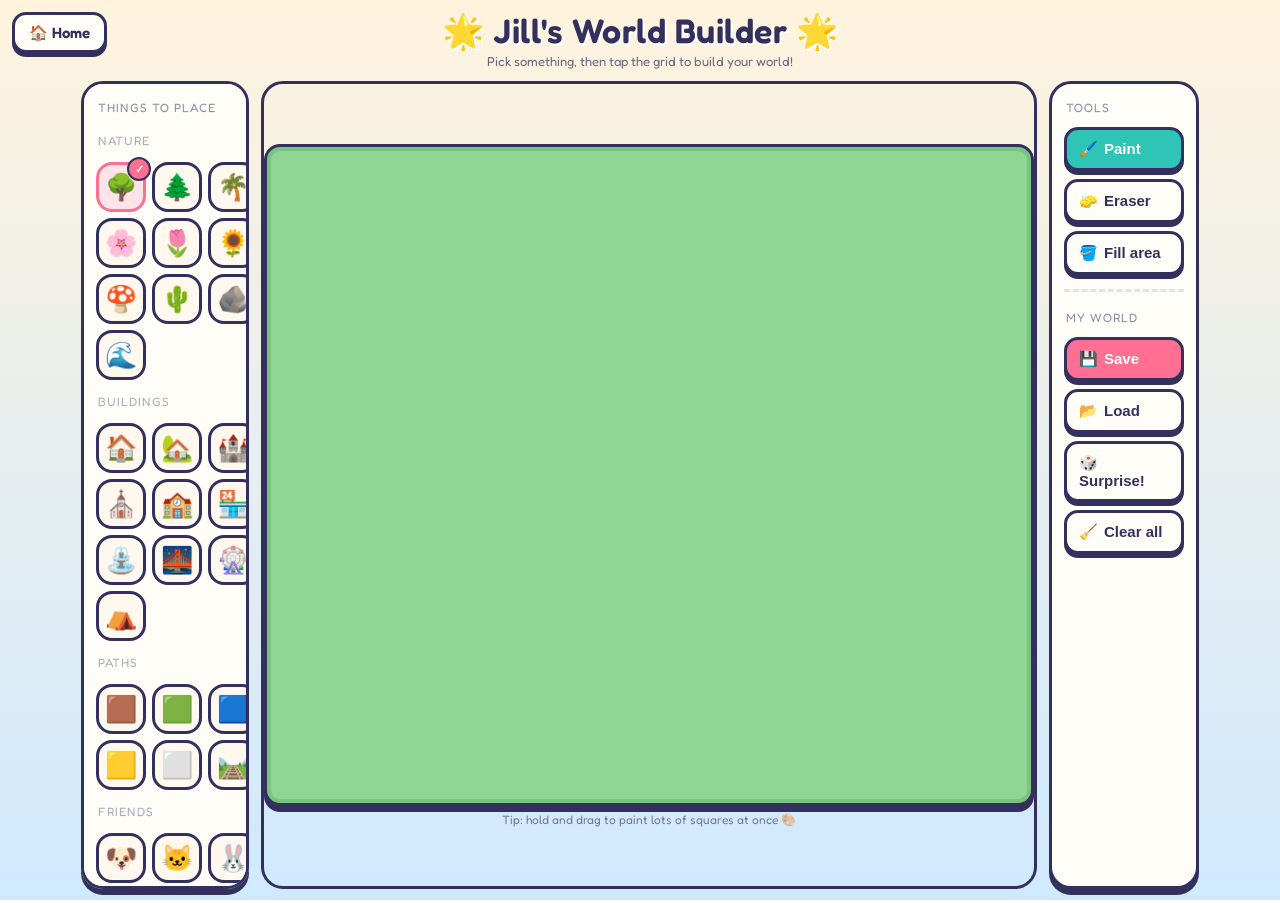
<file: game/jills-world-builder.html>
<!DOCTYPE html>
<html lang="en">
<head>
<meta charset="UTF-8">
<meta name="viewport" content="width=device-width, initial-scale=1.0">
<title>Jill's World Builder</title>
<link rel="preconnect" href="https://fonts.googleapis.com">
<link rel="preconnect" href="https://fonts.gstatic.com" crossorigin>
<link rel="stylesheet" href="https://fonts.googleapis.com/css2?family=Fredoka:wght@400..600&display=swap">
<link rel="stylesheet" href="design-system.css">
<style>
  * { box-sizing: border-box; -webkit-user-select: none; user-select: none; }
  html, body {
    margin: 0; padding: 0; height: 100%;
    font-family: var(--font);
    background: linear-gradient(180deg, var(--sky-top), var(--sky-bot));
    color: var(--ink);
    overflow: hidden;
  }
  header {
    text-align: center;
    padding: 10px 8px 4px;
  }
  header h1 {
    margin: 0;
    font-size: clamp(22px, 4vw, 34px);
    font-weight: 600;
    letter-spacing: .5px;
    text-shadow: 2px 2px 0 #fff;
  }
  header p { margin: 2px 0 0; font-size: 13px; opacity: 0.7; }

  #app {
    display: flex;
    gap: 12px;
    padding: 8px 14px 14px;
    height: calc(100% - 70px);
    align-items: stretch;
    justify-content: center;
  }

  .panel {
    background: var(--panel);
    border: var(--stroke) solid var(--ink);
    border-radius: var(--r-card);
    box-shadow: 0 var(--lift) 0 var(--ink);
    padding: 12px;
  }

  /* Palette */
  #palette {
    width: 168px;
    overflow-y: auto;
    display: flex;
    flex-direction: column;
    gap: 10px;
  }
  .section-title {
    font-size: 12px;
    text-transform: uppercase;
    letter-spacing: 1px;
    opacity: 0.55;
    margin: 4px 2px;
  }
  .tiles {
    display: grid;
    grid-template-columns: repeat(3, 1fr);
    gap: 6px;
  }
  .tile-btn {
    position: relative;
    font-size: 26px;
    aspect-ratio: 1;
    border: var(--stroke) solid var(--ink);
    border-radius: var(--r-tile);
    background: var(--tile);
    cursor: pointer;
    transition: transform .08s, border-color .1s;
    display: flex; align-items: center; justify-content: center;
  }
  .tile-btn:hover { transform: scale(1.08); }
  .tile-btn.selected {
    border-color: var(--accent);
    background: var(--accent-soft);
  }
  .tile-btn.selected::after {
    content: "\2713"; position: absolute; top: -8px; right: -8px;
    width: 20px; height: 20px; border-radius: 50%;
    background: var(--accent); color: #fff; font-size: 11px; font-weight: 700;
    display: flex; align-items: center; justify-content: center;
    border: 2px solid var(--ink);
  }

  /* Tools */
  #tools {
    width: 150px;
    display: flex;
    flex-direction: column;
    gap: 8px;
  }
  .tool-btn {
    font-size: 15px;
    font-weight: 600;
    color: var(--ink);
    padding: 10px 12px;
    border: var(--stroke) solid var(--ink);
    border-radius: var(--r-btn);
    background: var(--paper);
    box-shadow: 0 4px 0 var(--ink);
    cursor: pointer;
    text-align: left;
    transition: transform .08s, background .1s;
  }
  .tool-btn:hover { transform: translateY(-2px); }
  .tool-btn:active { transform: translateY(2px); box-shadow: 0 1px 0 var(--ink); }
  .tool-btn.active { background: var(--accent2); color: #fff; }
  .tool-btn.big { background: var(--accent); color: #fff; }
  .tool-btn .ico { margin-right: 6px; }
  hr { border: none; border-top: 3px dashed #e6dff2; margin: 6px 0; }

  /* Board */
  #board-wrap {
    display: flex;
    align-items: center;
    justify-content: center;
    flex: 0 1 auto;
  }
  #board {
    display: grid;
    gap: 0;
    background: #8fd694;
    border: var(--stroke) solid var(--ink);
    border-radius: var(--r-tile);
    box-shadow: inset 0 0 0 4px #79c47e, 0 var(--lift) 0 var(--ink);
    padding: 4px;
    touch-action: none;
  }
  .cell {
    display: flex;
    align-items: center;
    justify-content: center;
    cursor: pointer;
    line-height: 1;
    border-radius: 6px;
  }
  .cell:hover { background: rgba(255,255,255,0.35); }

  .hint {
    font-size: 12px; opacity: 0.6; text-align: center; margin-top: 6px;
  }

  @media (max-width: 820px) {
    #palette { width: 130px; }
    #tools { width: 120px; }
  }
</style>
</head>
<body>
  <a class="ds-home" href="index.html">🏠 Home</a>
  <header>
    <h1>🌟 Jill's World Builder 🌟</h1>
    <p>Pick something, then tap the grid to build your world!</p>
  </header>

  <div id="app">
    <div id="palette" class="panel"></div>

    <div id="board-wrap" class="panel" style="background:transparent; box-shadow:none; padding:0;">
      <div>
        <div id="board"></div>
        <div class="hint">Tip: hold and drag to paint lots of squares at once 🎨</div>
      </div>
    </div>

    <div id="tools" class="panel">
      <div class="section-title">Tools</div>
      <button class="tool-btn active" data-tool="paint"><span class="ico">🖌️</span>Paint</button>
      <button class="tool-btn" data-tool="erase"><span class="ico">🧽</span>Eraser</button>
      <button class="tool-btn" data-tool="fill"><span class="ico">🪣</span>Fill area</button>
      <hr>
      <div class="section-title">My World</div>
      <button class="tool-btn big" id="saveBtn"><span class="ico">💾</span>Save</button>
      <button class="tool-btn" id="loadBtn"><span class="ico">📂</span>Load</button>
      <button class="tool-btn" id="surpriseBtn"><span class="ico">🎲</span>Surprise!</button>
      <button class="tool-btn" id="clearBtn"><span class="ico">🧹</span>Clear all</button>
    </div>
  </div>

<script>
(function () {
  // ---- The things Jill can place. Add your own emojis here! ----
  const PALETTE = {
    "Nature":   ["🌳","🌲","🌴","🌸","🌷","🌻","🍄","🌵","🪨","🌊"],
    "Buildings":["🏠","🏡","🏰","⛪","🏫","🏪","⛲","🌉","🎡","⛺"],
    "Paths":    ["🟫","🟩","🟦","🟨","⬜","🛤️"],
    "Friends":  ["🐶","🐱","🐰","🦊","🐻","🦄","🐲","🦋","🐤","🧚"]
  };

  const COLS = 14, ROWS = 12;
  const STORAGE_KEY = "jills-world-v1";

  let current = "🌳";
  let tool = "paint";
  let painting = false;
  const grid = Array.from({length: ROWS}, () => Array(COLS).fill(""));

  // ---- Build the palette ----
  const paletteEl = document.getElementById("palette");
  function buildPalette() {
    const title = document.createElement("div");
    title.className = "section-title";
    title.textContent = "Things to place";
    paletteEl.appendChild(title);

    for (const group in PALETTE) {
      const gt = document.createElement("div");
      gt.className = "section-title";
      gt.textContent = group;
      gt.style.opacity = 0.4;
      paletteEl.appendChild(gt);

      const wrap = document.createElement("div");
      wrap.className = "tiles";
      PALETTE[group].forEach(emoji => {
        const b = document.createElement("button");
        b.className = "tile-btn" + (emoji === current ? " selected" : "");
        b.textContent = emoji;
        b.onclick = () => {
          current = emoji;
          tool = "paint";
          setActiveTool();
          document.querySelectorAll(".tile-btn").forEach(t => t.classList.remove("selected"));
          b.classList.add("selected");
        };
        wrap.appendChild(b);
      });
      paletteEl.appendChild(wrap);
    }
  }

  // ---- Build the board ----
  const board = document.getElementById("board");
  function sizeBoard() {
    const maxW = Math.min(window.innerWidth - 360, 760);
    const maxH = window.innerHeight - 150;
    const cell = Math.max(28, Math.floor(Math.min(maxW / COLS, maxH / ROWS)));
    board.style.gridTemplateColumns = `repeat(${COLS}, ${cell}px)`;
    document.querySelectorAll(".cell").forEach(c => {
      c.style.width = cell + "px";
      c.style.height = cell + "px";
      c.style.fontSize = Math.floor(cell * 0.7) + "px";
    });
  }

  function buildBoard() {
    board.innerHTML = "";
    for (let r = 0; r < ROWS; r++) {
      for (let c = 0; c < COLS; c++) {
        const cell = document.createElement("div");
        cell.className = "cell";
        cell.dataset.r = r; cell.dataset.c = c;
        cell.textContent = grid[r][c];
        cell.addEventListener("pointerdown", e => { e.preventDefault(); painting = true; apply(cell); });
        cell.addEventListener("pointerenter", () => { if (painting) apply(cell); });
        board.appendChild(cell);
      }
    }
    sizeBoard();
  }

  function apply(cell) {
    const r = +cell.dataset.r, c = +cell.dataset.c;
    if (tool === "paint") setCell(r, c, current);
    else if (tool === "erase") setCell(r, c, "");
    else if (tool === "fill") floodFill(r, c, grid[r][c], current);
  }

  function setCell(r, c, val) {
    grid[r][c] = val;
    const cell = board.children[r * COLS + c];
    cell.textContent = val;
  }

  function floodFill(r, c, target, replacement) {
    if (target === replacement) return;
    const stack = [[r, c]];
    while (stack.length) {
      const [cr, cc] = stack.pop();
      if (cr < 0 || cc < 0 || cr >= ROWS || cc >= COLS) continue;
      if (grid[cr][cc] !== target) continue;
      setCell(cr, cc, replacement);
      stack.push([cr+1,cc],[cr-1,cc],[cr,cc+1],[cr,cc-1]);
    }
  }

  document.addEventListener("pointerup", () => painting = false);
  document.addEventListener("pointercancel", () => painting = false);

  // ---- Tools ----
  function setActiveTool() {
    document.querySelectorAll(".tool-btn[data-tool]").forEach(b => {
      b.classList.toggle("active", b.dataset.tool === tool);
    });
  }
  document.querySelectorAll(".tool-btn[data-tool]").forEach(b => {
    b.onclick = () => { tool = b.dataset.tool; setActiveTool(); };
  });

  // ---- Save / Load / Clear / Surprise ----
  document.getElementById("saveBtn").onclick = () => {
    try {
      localStorage.setItem(STORAGE_KEY, JSON.stringify(grid));
      flash("Saved! 💾");
    } catch (e) { flash("Couldn't save here 😅"); }
  };
  document.getElementById("loadBtn").onclick = () => {
    try {
      const data = JSON.parse(localStorage.getItem(STORAGE_KEY) || "null");
      if (!data) { flash("Nothing saved yet"); return; }
      for (let r = 0; r < ROWS; r++)
        for (let c = 0; c < COLS; c++)
          setCell(r, c, data[r] && data[r][c] ? data[r][c] : "");
      flash("Loaded! 📂");
    } catch (e) { flash("Couldn't load 😅"); }
  };
  document.getElementById("clearBtn").onclick = () => {
    for (let r = 0; r < ROWS; r++)
      for (let c = 0; c < COLS; c++) setCell(r, c, "");
    flash("Fresh start! 🧹");
  };
  document.getElementById("surpriseBtn").onclick = () => {
    const all = Object.values(PALETTE).flat();
    for (let r = 0; r < ROWS; r++)
      for (let c = 0; c < COLS; c++) {
        const roll = Math.random();
        setCell(r, c, roll < 0.55 ? "" : all[Math.floor(Math.random()*all.length)]);
      }
    flash("Ta-da! 🎲");
  };

  // ---- Little message popup ----
  let flashTimer;
  function flash(msg) {
    let el = document.getElementById("flash");
    if (!el) {
      el = document.createElement("div");
      el.id = "flash";
      el.style.cssText = "position:fixed;bottom:18px;left:50%;transform:translateX(-50%);background:#2b2d42;color:#fff;padding:10px 18px;border-radius:20px;font-size:16px;box-shadow:0 4px 12px rgba(0,0,0,.25);z-index:99;transition:opacity .3s";
      document.body.appendChild(el);
    }
    el.textContent = msg;
    el.style.opacity = "1";
    clearTimeout(flashTimer);
    flashTimer = setTimeout(() => el.style.opacity = "0", 1200);
  }

  window.addEventListener("resize", sizeBoard);

  buildPalette();
  buildBoard();
})();
</script>
</body>
</html>
</file>
<file: game/design-system.css>
/* =========================================================
   JILL'S GAME — "TOYBOX" DESIGN SYSTEM
   One look for the whole game: Fredoka type, ink outlines,
   hard sticker shadows, one sky, one selected signal.
   Load in every screen:
     <link rel="preconnect" href="https://fonts.googleapis.com">
     <link rel="stylesheet" href="https://fonts.googleapis.com/css2?family=Fredoka:wght@400..600&display=swap">
     <link rel="stylesheet" href="design-system.css">
   ========================================================= */

:root{
  /* --- palette --- */
  --ink:       #33305e;   /* text, outlines, shadows */
  --paper:     #fffdf8;   /* cards / panels */
  --tile:      #fff8ef;   /* resting tiles */
  --accent:    #ff6f91;   /* coral  — primary action */
  --accent-soft:#ffe3ea;  /* coral tint — selected fill */
  --accent2:   #2ec4b6;   /* aqua   — ON / active */
  --gold:      #ffc53d;   /* sunshine — special / coins */
  --lilac:     #a78bfa;   /* accent pop */
  --panel:     var(--paper);
  --shadow:    var(--ink);/* solid-ink sticker shadow */

  /* --- one sky (used across every screen) --- */
  --sky-top:   #fff3dd;
  --sky-bot:   #cfe9ff;
  --sky:       var(--sky-top);

  /* --- shape --- */
  --r-card: 22px;
  --r-tile: 16px;
  --r-btn:  14px;
  --stroke: 3px;
  --lift:   6px;          /* sticker-shadow depth */

  --font: "Fredoka","Trebuchet MS",system-ui,sans-serif;
}

/* --- shared "go home" button, dropped on every game screen --- */
.ds-home{
  position:fixed; top:12px; left:12px; z-index:120;
  display:inline-flex; align-items:center; gap:6px;
  font-family:var(--font); font-size:15px; font-weight:600;
  color:var(--ink); text-decoration:none;
  background:var(--paper);
  border:var(--stroke) solid var(--ink);
  border-radius:var(--r-btn);
  padding:8px 14px;
  box-shadow:0 4px 0 var(--ink);
  cursor:pointer;
  transition:transform .08s;
}
.ds-home:hover{ transform:translateY(-2px); }
.ds-home:active{ transform:translateY(2px); box-shadow:0 1px 0 var(--ink); }

/* the little ✓ badge that marks the ONE selected thing */
.ds-check{
  position:absolute; top:-8px; right:-8px;
  width:20px; height:20px; border-radius:50%;
  background:var(--accent); color:#fff;
  font-size:11px; font-weight:700;
  display:flex; align-items:center; justify-content:center;
  border:2px solid var(--ink);
  pointer-events:none;
}
</file>
